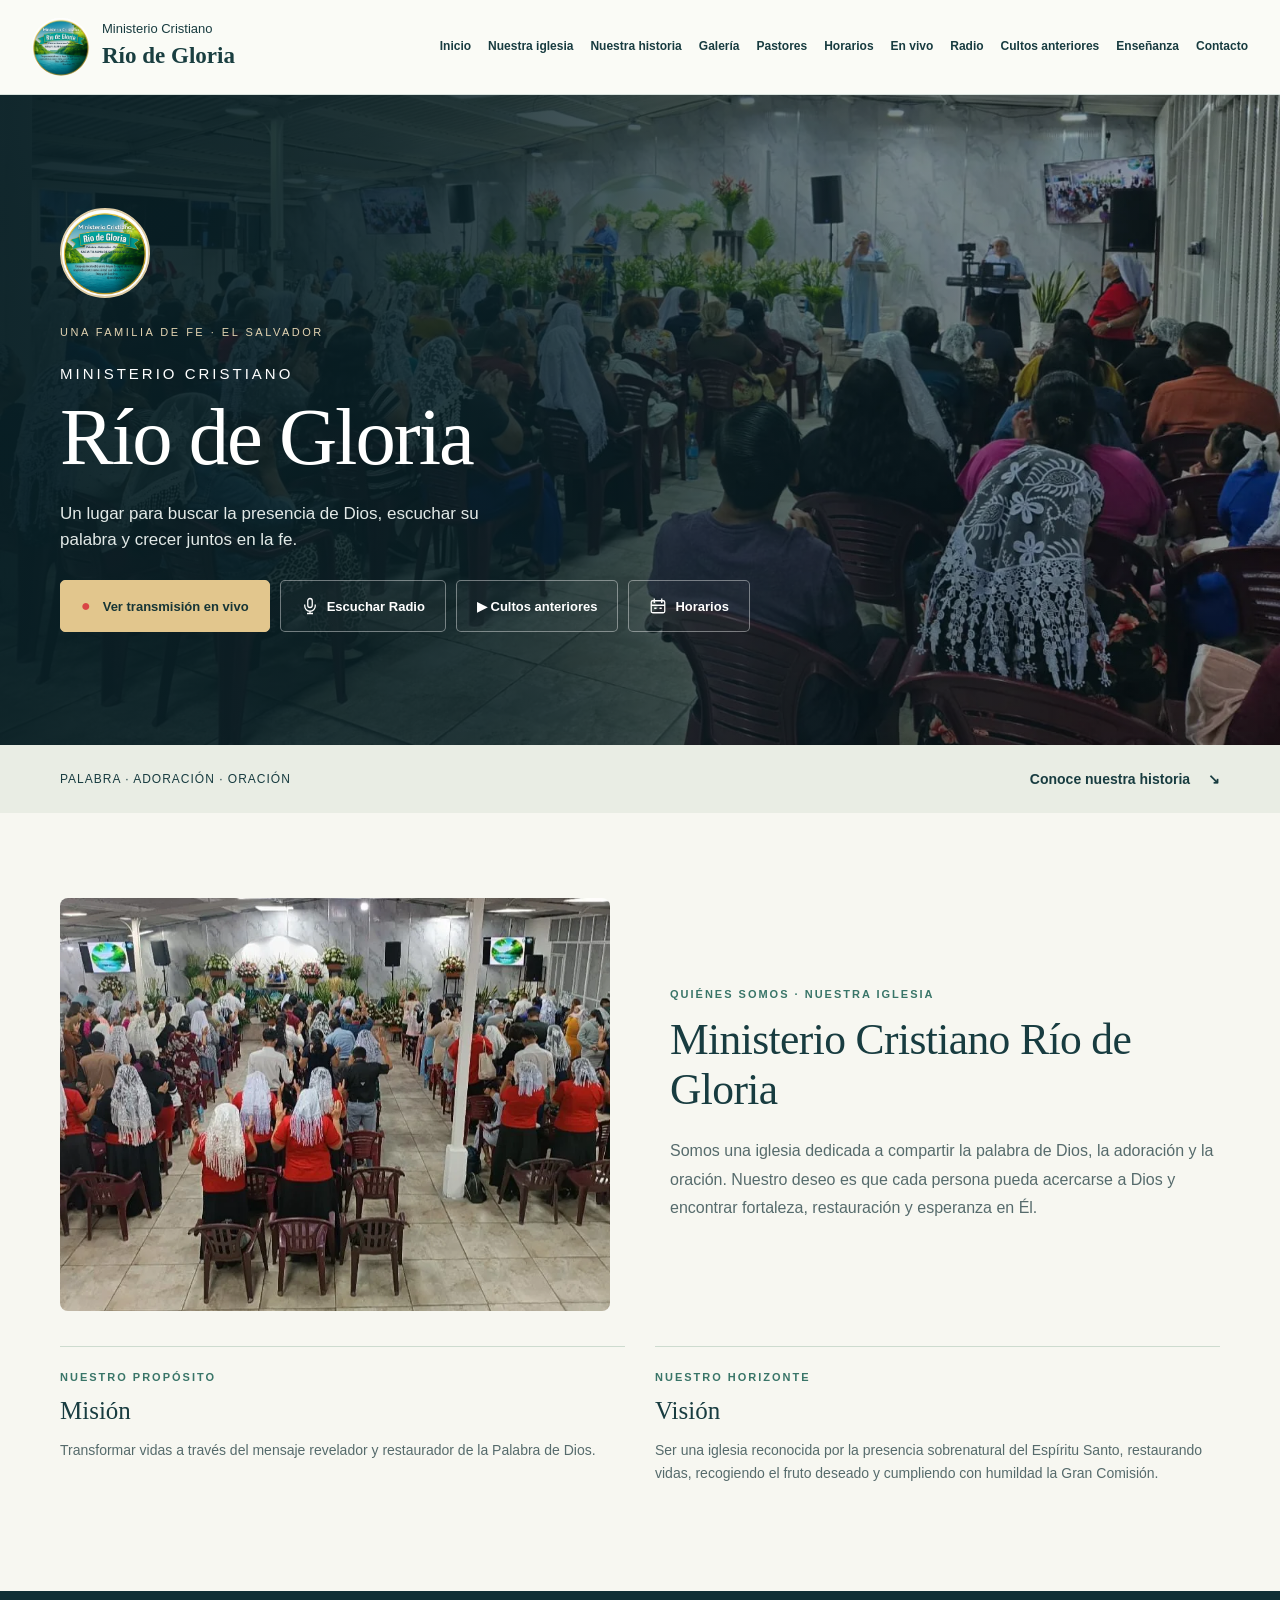
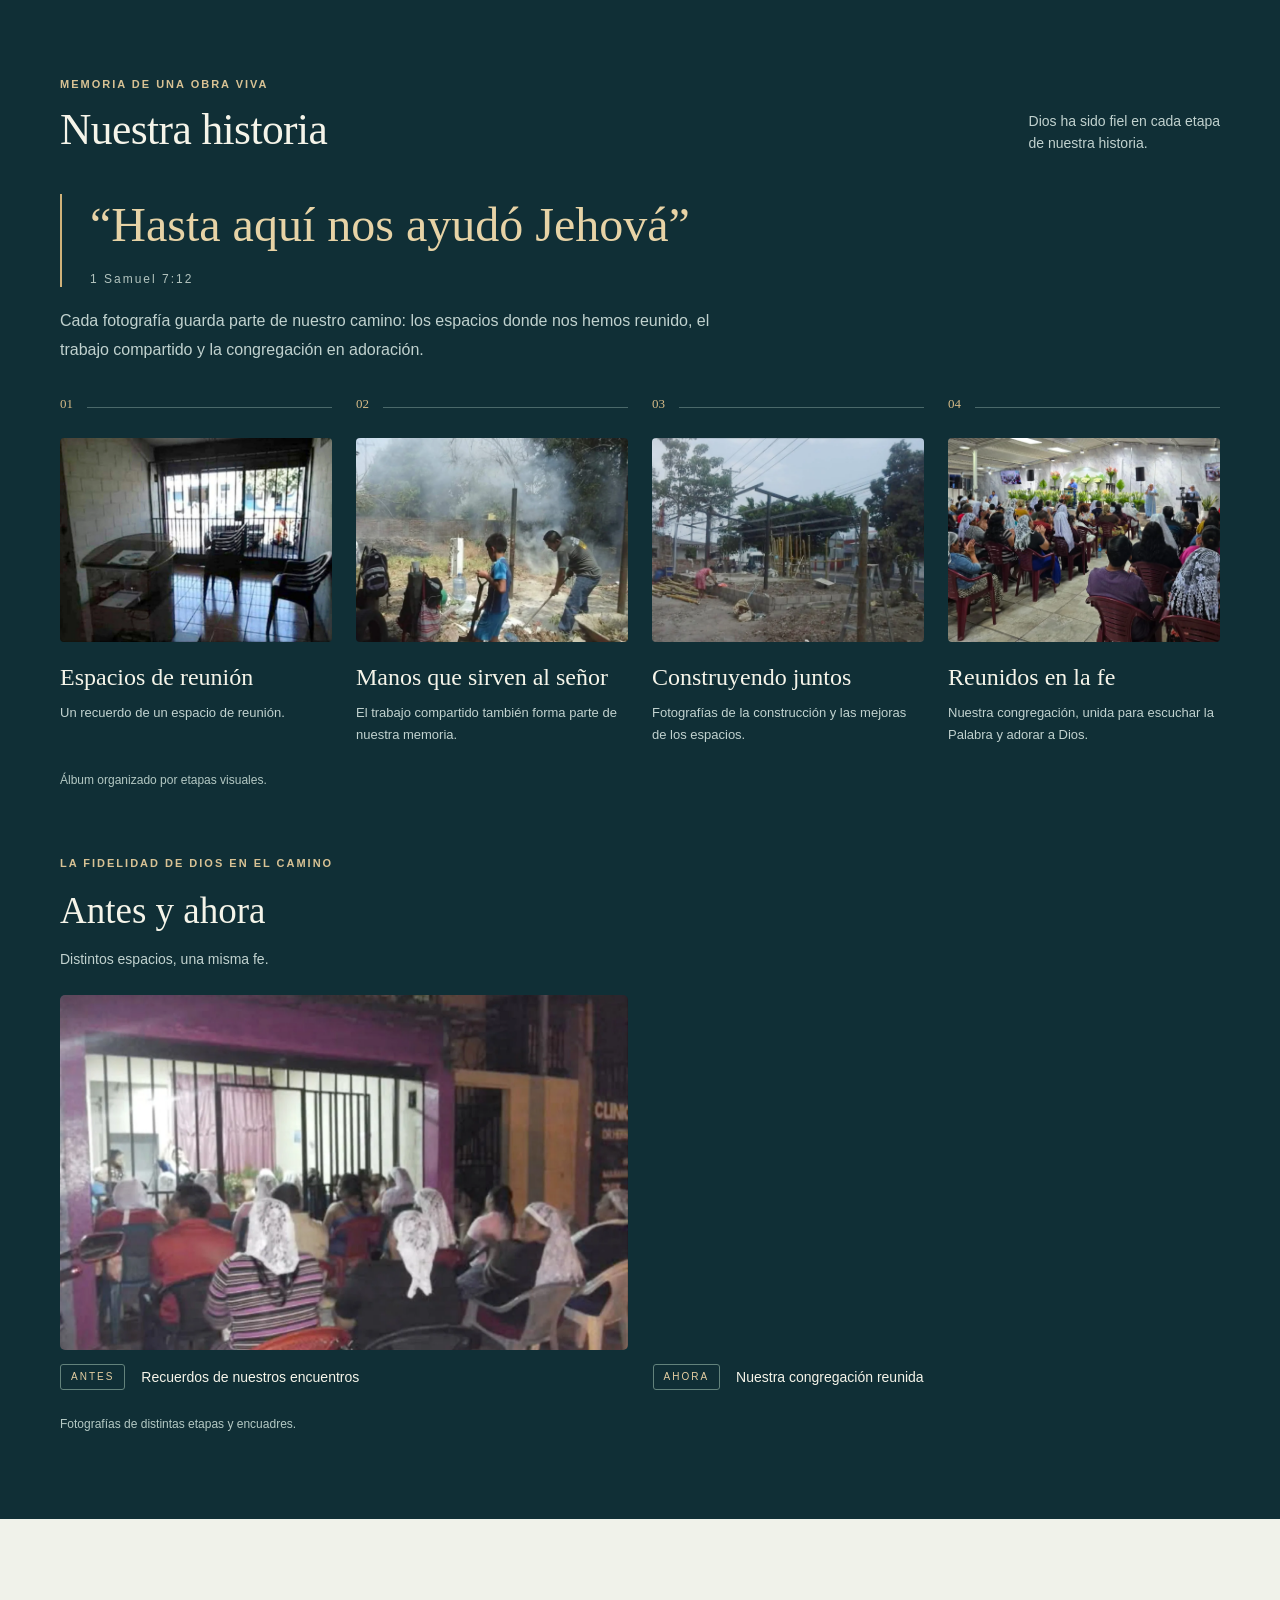
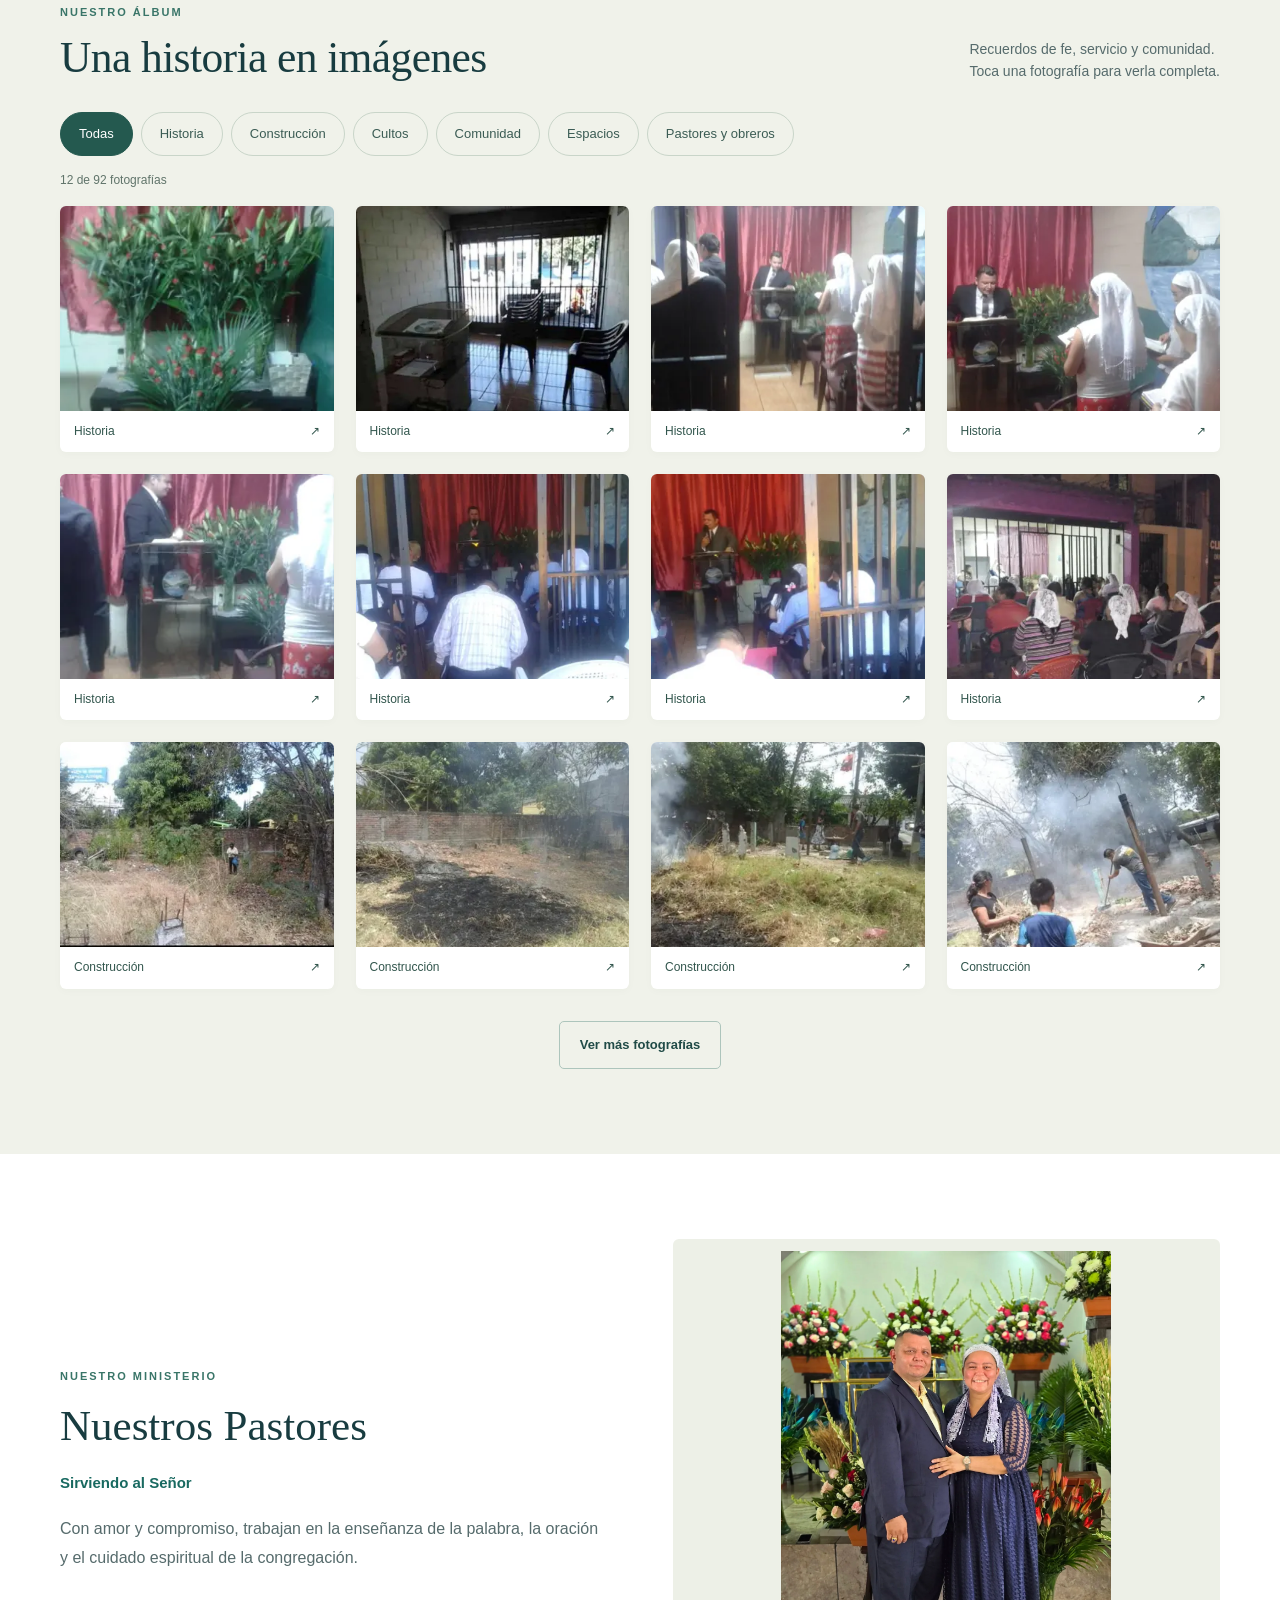
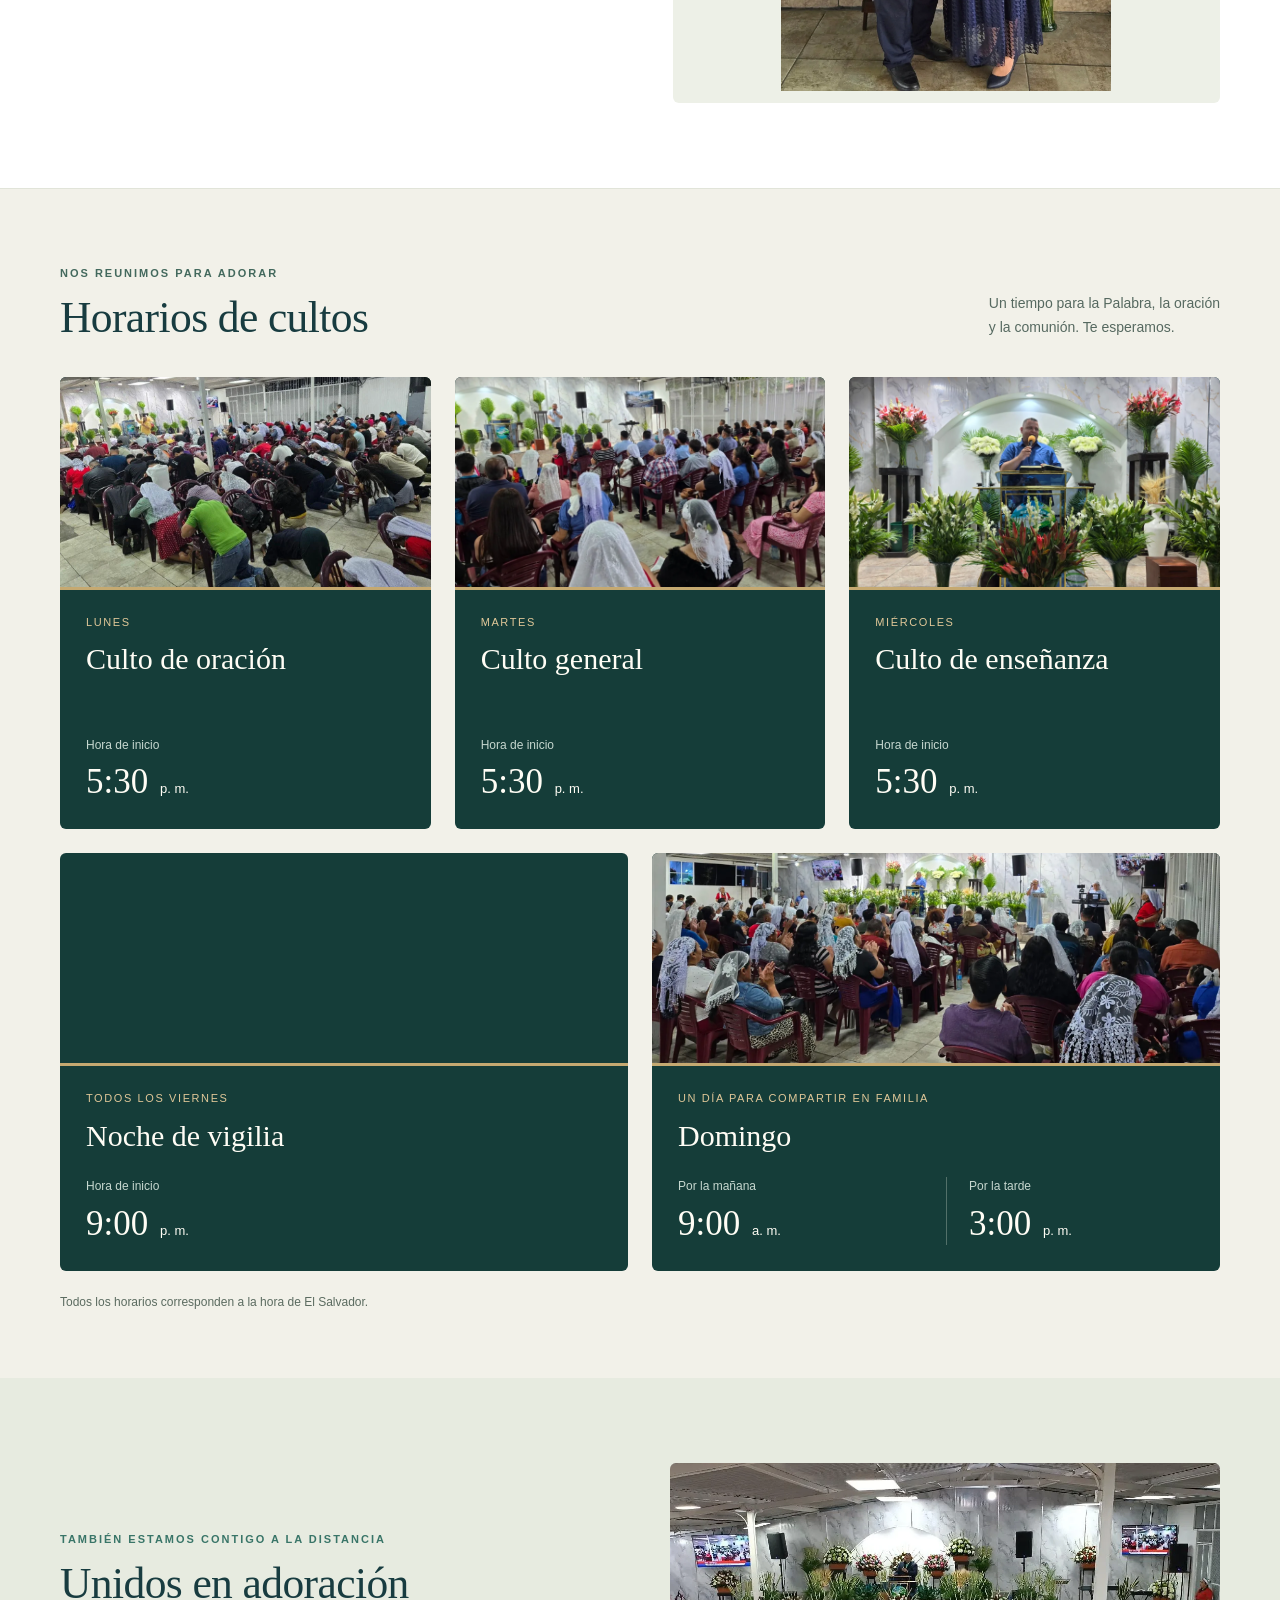
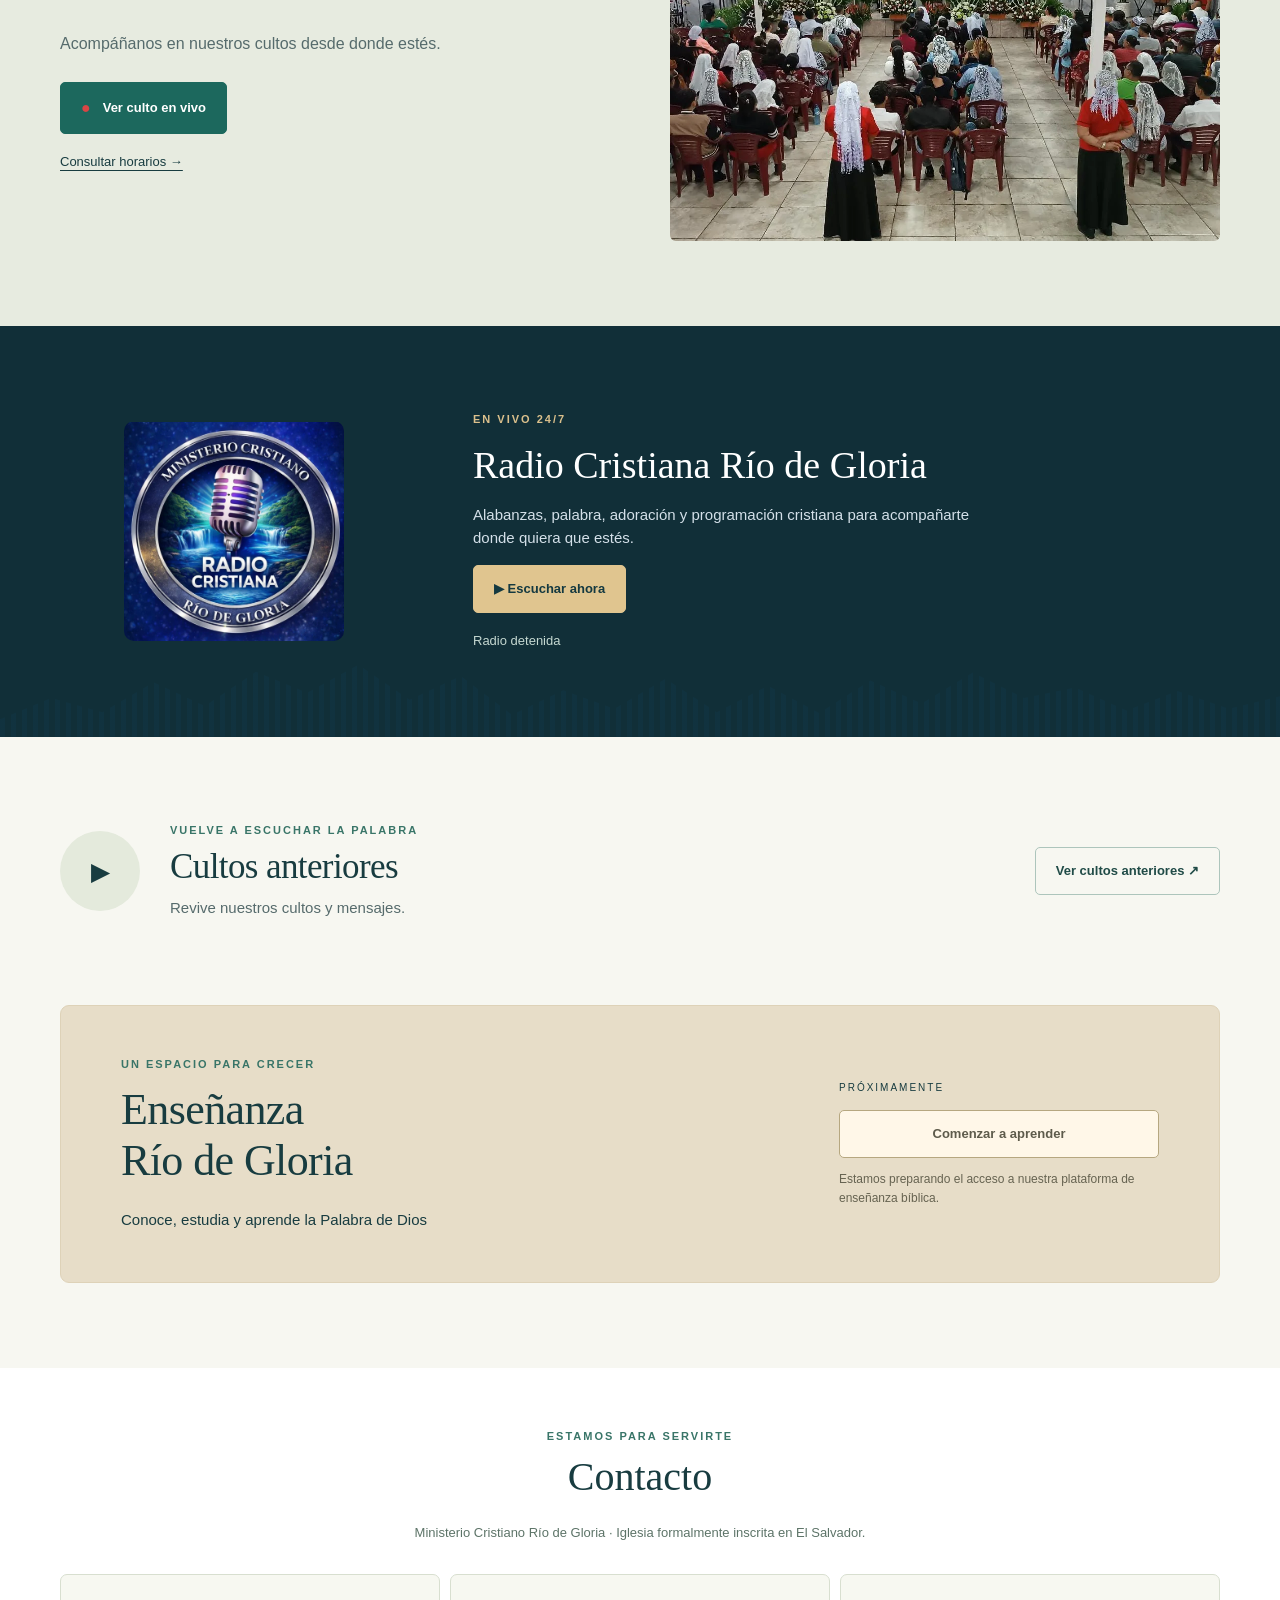
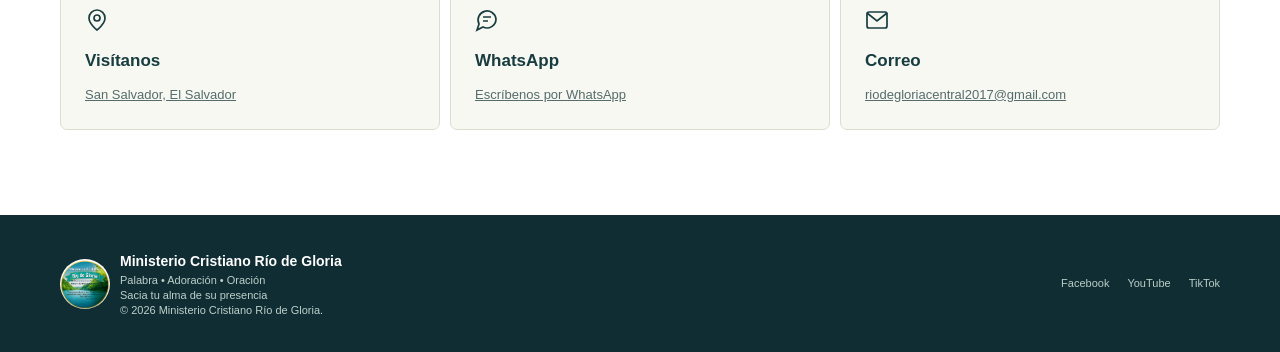
<file: index.html>
<!DOCTYPE html>
<html lang="es"><head>
<meta charset="UTF-8">
<meta name="viewport" content="width=device-width, initial-scale=1.0">

<title data-rio-edit="index-137">Ministerio Cristiano Río de Gloria</title>
<meta name="description" content="Conoce nuestra iglesia, nuestra historia y nuestros horarios. Acompáñanos en los cultos, escucha Radio Río de Gloria y crece en la Palabra." data-rio-edit="index-138">
<meta name="theme-color" content="#102c35">
<link rel="icon" href="log/logo-iglesia.jpeg" type="image/jpeg">
<link rel="canonical" href="https://riodegloria.github.io/rio-de-gloria/">
<meta property="og:type" content="website">
<meta property="og:locale" content="es_SV">
<meta property="og:site_name" content="Ministerio Cristiano Río de Gloria">
<meta property="og:title" content="Ministerio Cristiano Río de Gloria | Fe, historia y comunidad" data-rio-edit="index-139">
<meta property="og:description" content="Conoce nuestra iglesia, nuestra historia y nuestros horarios. Acompáñanos en los cultos, escucha Radio Río de Gloria y crece en la Palabra." data-rio-edit="index-140">
<meta property="og:url" content="https://riodegloria.github.io/rio-de-gloria/">
<meta property="og:image" content="https://riodegloria.github.io/rio-de-gloria/assets/compartir.jpg">
<meta property="og:image:width" content="1200"><meta property="og:image:height" content="630">
<meta name="twitter:card" content="summary_large_image">

<link rel="stylesheet" href="assets/original.css">
<link rel="stylesheet" href="assets/institucional.css">
<link rel="stylesheet" href="assets/horarios.css?v=3">
<script type="application/ld+json">{"@context": "https://schema.org", "@type": "Church", "name": "Ministerio Cristiano Río de Gloria", "url": "https://riodegloria.github.io/rio-de-gloria/", "logo": "https://riodegloria.github.io/rio-de-gloria/log/logo-iglesia.jpeg", "address": {"@type": "PostalAddress", "addressLocality": "San Salvador", "addressCountry": "SV"}}</script>
</head>

<body>
<a class="skip-link" href="#contenido">Saltar al contenido</a>

<!-- REPRODUCTOR DE RADIO OCULTO -->
<audio id="radioPlayer" preload="none" playsinline="">
  <source src="https://radio-rio-de-gloria.riodegloriacentral2017.workers.dev" type="audio/mpeg" data-rio-edit="index-110">
</audio>

<header>

  <div class="nav">

    <a class="brand" href="#inicio" data-rio-edit="index-16">

      <img src="log/logo-iglesia.jpeg" width="138" height="138" alt="Logo Río de Gloria" data-rio-edit="index-15">

      <div>
        <h2><rio-text data-label="Ministerio Cristiano" data-rio-edit="index-1">Ministerio Cristiano</rio-text></h2>
        <span><rio-text data-label="Río de Gloria" data-rio-edit="index-2">Río de Gloria</rio-text></span>
      </div>

    </a>

    <button class="menu-toggle" type="button" aria-controls="menu-principal" aria-expanded="false"><rio-text data-label="Menú" data-rio-edit="index-3">Menú </rio-text><span aria-hidden="true">☰</span></button><nav class="menu" id="menu-principal" aria-label="Navegación principal"><a href="#inicio" data-rio-edit="index-17"><rio-text data-label="Inicio" data-rio-edit="index-4">Inicio</rio-text></a><a href="#nosotros" data-rio-edit="index-18"><rio-text data-label="Nuestra iglesia" data-rio-edit="index-5">Nuestra iglesia</rio-text></a><a href="#historia" data-rio-edit="index-19"><rio-text data-label="Nuestra historia" data-rio-edit="index-6">Nuestra historia</rio-text></a><a href="#galeria" data-rio-edit="index-20"><rio-text data-label="Galería" data-rio-edit="index-7">Galería</rio-text></a><a href="#pastores" data-rio-edit="index-21"><rio-text data-label="Pastores" data-rio-edit="index-8">Pastores</rio-text></a><a href="#horarios" data-rio-edit="index-22"><rio-text data-label="Horarios" data-rio-edit="index-9">Horarios</rio-text></a><a href="#transmision" data-rio-edit="index-23"><rio-text data-label="En vivo" data-rio-edit="index-10">En vivo</rio-text></a><a href="#radio" data-rio-edit="index-24"><rio-text data-label="Radio" data-rio-edit="index-11">Radio</rio-text></a><a href="#cultos" data-rio-edit="index-25"><rio-text data-label="Cultos anteriores" data-rio-edit="index-12">Cultos anteriores</rio-text></a><a href="#ensenanza" data-rio-edit="index-26"><rio-text data-label="Enseñanza" data-rio-edit="index-13">Enseñanza</rio-text></a><a href="#contacto" data-rio-edit="index-27"><rio-text data-label="Contacto" data-rio-edit="index-14">Contacto</rio-text></a></nav>

  </div>

</header>


<main id="contenido">
<!-- PORTADA -->

<section class="hero" id="inicio" data-rio-edit="index-40">

  <div class="hero-content">

    <img class="hero-logo" src="log/logo-iglesia.jpeg" width="138" height="138" alt="Río de Gloria" data-rio-edit="index-36">

    <p class="hero-kicker"><rio-text data-label="Una familia de fe · El Salvador" data-rio-edit="index-28">Una familia de fe · El Salvador</rio-text></p><h1><small><rio-text data-label="Ministerio Cristiano" data-rio-edit="index-29">Ministerio Cristiano</rio-text></small><rio-text data-label="Río de Gloria" data-rio-edit="index-30">Río de Gloria</rio-text></h1>

    <p><rio-text data-label="Un lugar para buscar la presencia de Dios, escuchar su palabra y " data-rio-edit="index-31">
      Un lugar para buscar la presencia de Dios,
      escuchar su palabra y crecer juntos en la fe.
    </rio-text></p>

    <div class="hero-buttons">

      <a class="btn btn-primary" href="en-vivo.html" data-rio-edit="index-37">
  <span class="live-dot" aria-hidden="true">●</span><rio-text data-label="Ver transmisión en vivo" data-rio-edit="index-32"> Ver transmisión en vivo
</rio-text></a>

      <button class="btn radio-control" type="button" onclick="toggleRadio()">
        <svg class="ui-icon" viewBox="0 0 24 24" fill="none" stroke="currentColor" stroke-width="1.7" aria-hidden="true"><rect x="9" y="2" width="6" height="12" rx="3"></rect><path d="M5 10v2a7 7 0 0 0 14 0v-2M12 19v3M8 22h8"></path></svg><rio-text data-label="Escuchar Radio" data-rio-edit="index-33"> Escuchar Radio
      </rio-text></button>

     <a class="btn" href="https://script.google.com/macros/s/AKfycbzJ1LvdN6j5gjueT-5hdvJf0YHxpVOfuJ06YtneVy3gF5k_xUFv1o0GLLLfKl0RU0cU/exec" data-rio-edit="index-38"><rio-text data-label="▶ Cultos anteriores" data-rio-edit="index-34">
  ▶ Cultos anteriores
</rio-text></a>

      <a class="btn" href="#horarios" data-rio-edit="index-39"><svg class="ui-icon" viewBox="0 0 24 24" fill="none" stroke="currentColor" stroke-width="1.7" aria-hidden="true"><rect x="3" y="5" width="18" height="16" rx="2"></rect><path d="M7 2v6M17 2v6M3 11h18M7 15h3M14 15h3"></path></svg><rio-text data-label="Horarios" data-rio-edit="index-35"> Horarios</rio-text></a>

    </div>

  </div>

</section>


<div class="welcome-note"><span><rio-text data-label="PALABRA · ADORACIÓN · ORACIÓN" data-rio-edit="index-41">PALABRA · ADORACIÓN · ORACIÓN</rio-text></span><a href="#historia" data-rio-edit="index-43"><rio-text data-label="Conoce nuestra historia" data-rio-edit="index-42">Conoce nuestra historia </rio-text><span aria-hidden="true">↘</span></a></div>
<!-- NUESTRA IGLESIA -->

<section class="section" id="nosotros">

  <div class="container about-grid">

    <div class="image-frame">

      <img src="assets/fotos/iglesia-1.webp" loading="lazy" decoding="async" alt="Ministerio Cristiano Río de Gloria" data-rio-edit="index-47">

    </div>

    <div class="about-text">

      <span class="eyebrow"><rio-text data-label="Quiénes somos · Nuestra Iglesia" data-rio-edit="index-44">
        Quiénes somos · Nuestra Iglesia
      </rio-text></span>

      <h2 class="title"><rio-text data-label="Ministerio Cristiano Río de Gloria" data-rio-edit="index-45">
        Ministerio Cristiano Río de Gloria
      </rio-text></h2>

      <p><rio-text data-label="Somos una iglesia dedicada a compartir la palabra de Dios, la ado" data-rio-edit="index-46">
        Somos una iglesia dedicada a compartir la palabra de Dios,
        la adoración y la oración. Nuestro deseo es que cada persona
        pueda acercarse a Dios y encontrar fortaleza, restauración
        y esperanza en Él.
      </rio-text></p>

    </div>

  </div>

<div class="container identity-grid"><article><span class="eyebrow">Nuestro propósito</span><h3>Misión</h3><p id="mission-text">Transformar vidas a través del mensaje revelador y restaurador de la Palabra de Dios.</p></article><article><span class="eyebrow">Nuestro horizonte</span><h3>Visión</h3><p id="vision-text">Ser una iglesia reconocida por la presencia sobrenatural del Espíritu Santo, restaurando vidas, recogiendo el fruto deseado y cumpliendo con humildad la Gran Comisión.</p></article></div></section>


<section class="section history-section" id="historia"><div class="container"><span class="eyebrow"><rio-text data-label="Memoria de una obra viva" data-rio-edit="index-48">Memoria de una obra viva</rio-text></span><div class="section-heading"><h2 class="title"><rio-text data-label="Nuestra historia" data-rio-edit="index-49">Nuestra historia</rio-text></h2><p class="text-muted"><rio-text data-label="Dios ha sido fiel en cada etapa" data-rio-edit="index-50">Dios ha sido fiel en cada etapa</rio-text><br><rio-text data-label="de nuestra historia." data-rio-edit="index-51">de nuestra historia.</rio-text></p></div><blockquote><rio-text data-label="“Hasta aquí nos ayudó Jehová”" data-rio-edit="index-52">“Hasta aquí nos ayudó Jehová”</rio-text><cite><rio-text data-label="1 Samuel 7:12" data-rio-edit="index-53">1 Samuel 7:12</rio-text></cite></blockquote><p class="history-intro"><rio-text data-label="Cada fotografía guarda parte de nuestro camino: los espacios dond" data-rio-edit="index-54">Cada fotografía guarda parte de nuestro camino: los espacios donde nos hemos reunido, el trabajo compartido y la congregación en adoración.</rio-text></p><div class="timeline"><article class="timeline-card"><span class="step-number"><rio-text data-label="01" data-rio-edit="index-55">01</rio-text></span><img class="" src="assets/fotos/1000310630.webp" alt="Espacio de reunión " loading="lazy" decoding="async" data-rio-edit="index-76" data-rio-custom="true"><h3><rio-text data-label="Espacios de reunión" data-rio-edit="index-56">Espacios de reunión</rio-text></h3><p><rio-text data-label="Un recuerdo de un espacio de reunión con el púlpito y las sillas." data-rio-edit="index-57" data-rio-custom="true">Un recuerdo de un espacio de reunión.</rio-text></p></article><article class="timeline-card"><span class="step-number"><rio-text data-label="02" data-rio-edit="index-58">02</rio-text></span><img class="" src="assets/fotos/1000310637.webp" alt="Hermanos en Cristo ,realizando trabajos de limpieza en el terreno" loading="lazy" decoding="async" data-rio-edit="index-77" data-rio-custom="true"><h3><rio-text data-label="Manos que sirven" data-rio-edit="index-59" data-rio-custom="true">Manos que sirven al señor</rio-text></h3><p><rio-text data-label="El trabajo compartido también forma parte de nuestra memoria." data-rio-edit="index-60">El trabajo compartido también forma parte de nuestra memoria.</rio-text></p></article><article class="timeline-card"><span class="step-number"><rio-text data-label="03" data-rio-edit="index-61">03</rio-text></span><img class="" src="assets/fotos/1000310625.webp" alt="Estructura del techo " loading="lazy" decoding="async" data-rio-edit="index-78" data-rio-custom="true"><h3><rio-text data-label="Construyendo juntos" data-rio-edit="index-62">Construyendo juntos</rio-text></h3><p><rio-text data-label="Fotografías de la construcción y las mejoras de los espacios." data-rio-edit="index-63">Fotografías de la construcción y las mejoras de los espacios.</rio-text></p></article><article class="timeline-card"><span class="step-number"><rio-text data-label="04" data-rio-edit="index-64">04</rio-text></span><img class="" src="assets/fotos/iglesia-4.webp" alt="Vista de la congregación durante un culto" loading="lazy" decoding="async" data-rio-edit="index-79"><h3><rio-text data-label="Reunidos en la fe" data-rio-edit="index-65">Reunidos en la fe</rio-text></h3><p><rio-text data-label="Nuestra congregación, unida para escuchar la Palabra y adorar a D" data-rio-edit="index-66">Nuestra congregación, unida para escuchar la Palabra y adorar a Dios.</rio-text></p></article></div><p class="editorial-note"><rio-text data-label="Álbum organizado por etapas visuales. Las fechas y los relatos de" data-rio-edit="index-67" data-rio-custom="true">Álbum organizado por etapas visuales. </rio-text></p><div class="comparison-heading"><span class="eyebrow"><rio-text data-label="La fidelidad de Dios en el camino" data-rio-edit="index-68">La fidelidad de Dios en el camino</rio-text></span><h3><rio-text data-label="Antes y ahora" data-rio-edit="index-69">Antes y ahora</rio-text></h3><p><rio-text data-label="Distintos espacios, una misma fe." data-rio-edit="index-70">Distintos espacios, una misma fe.</rio-text></p></div><div class="comparison-grid"><figure><img class="" src="assets/fotos/1000310690.webp" alt="Congregación reunida frente a un espacio pequeño " loading="lazy" decoding="async" data-rio-edit="index-80" data-rio-custom="true"><figcaption><span><rio-text data-label="ANTES" data-rio-edit="index-71">ANTES</rio-text></span><rio-text data-label="Recuerdos de nuestros encuentros" data-rio-edit="index-72">Recuerdos de nuestros encuentros</rio-text></figcaption></figure><figure><img class="" src="assets/fotos/subida-17710874-2f2c-4ec0-8a1d-13cd08ee8ecd.webp" alt="Vista amplia del templo con la congregación reunida" loading="lazy" decoding="async" data-rio-edit="index-81" data-rio-custom="true"><figcaption><span><rio-text data-label="AHORA" data-rio-edit="index-73">AHORA</rio-text></span><rio-text data-label="Nuestra congregación reunida" data-rio-edit="index-74">Nuestra congregación reunida</rio-text></figcaption></figure></div><p class="editorial-note"><rio-text data-label="Fotografías de distintas etapas y encuadres; fechas por confirmar" data-rio-edit="index-75" data-rio-custom="true">Fotografías de distintas etapas y encuadres.</rio-text></p></div></section><section class="section" id="galeria"><div class="container"><div class="section-heading"><div><span class="eyebrow"><rio-text data-label="Nuestro álbum" data-rio-edit="index-82">Nuestro álbum</rio-text></span><h2 class="title"><rio-text data-label="Una historia en imágenes" data-rio-edit="index-83">Una historia en imágenes</rio-text></h2></div><p class="text-muted"><rio-text data-label="Recuerdos de fe, servicio y comunidad." data-rio-edit="index-84">Recuerdos de fe, servicio y comunidad.</rio-text><br><rio-text data-label="Toca una fotografía para verla completa." data-rio-edit="index-85">Toca una fotografía para verla completa.</rio-text></p></div><div class="gallery-filters" role="group" aria-label="Filtrar fotografías"><button type="button" data-filter="Todas" aria-pressed="true">Todas</button><button type="button" data-filter="Historia" aria-pressed="false">Historia</button><button type="button" data-filter="Construcción" aria-pressed="false">Construcción</button><button type="button" data-filter="Cultos" aria-pressed="false">Cultos</button><button type="button" data-filter="Comunidad" aria-pressed="false">Comunidad</button><button type="button" data-filter="Espacios" aria-pressed="false">Espacios</button><button type="button" data-filter="Pastores y obreros" aria-pressed="false">Pastores y obreros</button></div><p id="gallery-count" class="gallery-count" aria-live="polite"></p><div class="gallery-grid"><button class="photo-card" type="button" data-category="Historia" data-full="assets/fotos/1000310650.webp" data-caption="Recuerdos de nuestros espacios y reuniones" aria-label="Ampliar: Recuerdos de nuestros espacios y reuniones (1)"><img src="assets/fotos/1000310650-mini.webp" width="950" height="1536" alt="Recuerdos de nuestros espacios y reuniones" loading="lazy" decoding="async"><span>Historia <span aria-hidden="true">↗</span></span></button><button class="photo-card" type="button" data-category="Historia" data-full="assets/fotos/1000310630.webp" data-caption="Recuerdos de nuestros espacios y reuniones" aria-label="Ampliar: Recuerdos de nuestros espacios y reuniones (2)"><img src="assets/fotos/1000310630-mini.webp" width="1536" height="1134" alt="Recuerdos de nuestros espacios y reuniones" loading="lazy" decoding="async"><span>Historia <span aria-hidden="true">↗</span></span></button><button class="photo-card" type="button" data-category="Historia" data-full="assets/fotos/1000310651.webp" data-caption="Recuerdos de nuestros espacios y reuniones" aria-label="Ampliar: Recuerdos de nuestros espacios y reuniones (3)"><img src="assets/fotos/1000310651-mini.webp" width="1536" height="895" alt="Recuerdos de nuestros espacios y reuniones" loading="lazy" decoding="async"><span>Historia <span aria-hidden="true">↗</span></span></button><button class="photo-card" type="button" data-category="Historia" data-full="assets/fotos/1000310653.webp" data-caption="Recuerdos de nuestros espacios y reuniones" aria-label="Ampliar: Recuerdos de nuestros espacios y reuniones (4)"><img src="assets/fotos/1000310653-mini.webp" width="1536" height="896" alt="Recuerdos de nuestros espacios y reuniones" loading="lazy" decoding="async"><span>Historia <span aria-hidden="true">↗</span></span></button><button class="photo-card" type="button" data-category="Historia" data-full="assets/fotos/1000310652.webp" data-caption="Recuerdos de nuestros espacios y reuniones" aria-label="Ampliar: Recuerdos de nuestros espacios y reuniones (5)"><img src="assets/fotos/1000310652-mini.webp" width="931" height="1536" alt="Recuerdos de nuestros espacios y reuniones" loading="lazy" decoding="async"><span>Historia <span aria-hidden="true">↗</span></span></button><button class="photo-card" type="button" data-category="Historia" data-full="assets/fotos/1000310655.webp" data-caption="Recuerdos de nuestros espacios y reuniones" aria-label="Ampliar: Recuerdos de nuestros espacios y reuniones (6)"><img src="assets/fotos/1000310655-mini.webp" width="1536" height="900" alt="Recuerdos de nuestros espacios y reuniones" loading="lazy" decoding="async"><span>Historia <span aria-hidden="true">↗</span></span></button><button class="photo-card" type="button" data-category="Historia" data-full="assets/fotos/1000310657.webp" data-caption="Recuerdos de nuestros espacios y reuniones" aria-label="Ampliar: Recuerdos de nuestros espacios y reuniones (7)"><img src="assets/fotos/1000310657-mini.webp" width="1536" height="865" alt="Recuerdos de nuestros espacios y reuniones" loading="lazy" decoding="async"><span>Historia <span aria-hidden="true">↗</span></span></button><button class="photo-card" type="button" data-category="Historia" data-full="assets/fotos/1000310690.webp" data-caption="Recuerdos de nuestros espacios y reuniones" aria-label="Ampliar: Recuerdos de nuestros espacios y reuniones (8)"><img src="assets/fotos/1000310690-mini.webp" width="1536" height="1099" alt="Recuerdos de nuestros espacios y reuniones" loading="lazy" decoding="async"><span>Historia <span aria-hidden="true">↗</span></span></button><button class="photo-card" type="button" data-category="Construcción" data-full="assets/fotos/1000310638.webp" data-caption="Trabajos y preparación de los espacios" aria-label="Ampliar: Trabajos y preparación de los espacios (9)"><img src="assets/fotos/1000310638-mini.webp" width="1536" height="916" alt="Trabajos y preparación de los espacios" loading="lazy" decoding="async"><span>Construcción <span aria-hidden="true">↗</span></span></button><button class="photo-card" type="button" data-category="Construcción" data-full="assets/fotos/1000310639.webp" data-caption="Trabajos y preparación de los espacios" aria-label="Ampliar: Trabajos y preparación de los espacios (10)"><img src="assets/fotos/1000310639-mini.webp" width="1536" height="887" alt="Trabajos y preparación de los espacios" loading="lazy" decoding="async"><span>Construcción <span aria-hidden="true">↗</span></span></button><button class="photo-card" type="button" data-category="Construcción" data-full="assets/fotos/1000310640.webp" data-caption="Trabajos y preparación de los espacios" aria-label="Ampliar: Trabajos y preparación de los espacios (11)"><img src="assets/fotos/1000310640-mini.webp" width="1536" height="897" alt="Trabajos y preparación de los espacios" loading="lazy" decoding="async"><span>Construcción <span aria-hidden="true">↗</span></span></button><button class="photo-card" type="button" data-category="Construcción" data-full="assets/fotos/1000310641.webp" data-caption="Trabajos y preparación de los espacios" aria-label="Ampliar: Trabajos y preparación de los espacios (12)"><img src="assets/fotos/1000310641-mini.webp" width="1536" height="906" alt="Trabajos y preparación de los espacios" loading="lazy" decoding="async"><span>Construcción <span aria-hidden="true">↗</span></span></button><button class="photo-card" type="button" data-category="Construcción" data-full="assets/fotos/1000310642.webp" data-caption="Trabajos y preparación de los espacios" aria-label="Ampliar: Trabajos y preparación de los espacios (13)"><img src="assets/fotos/1000310642-mini.webp" width="1536" height="899" alt="Trabajos y preparación de los espacios" loading="lazy" decoding="async"><span>Construcción <span aria-hidden="true">↗</span></span></button><button class="photo-card" type="button" data-category="Construcción" data-full="assets/fotos/1000310686.webp" data-caption="Trabajos y preparación de los espacios" aria-label="Ampliar: Trabajos y preparación de los espacios (14)"><img src="assets/fotos/1000310686-mini.webp" width="1536" height="873" alt="Trabajos y preparación de los espacios" loading="lazy" decoding="async"><span>Construcción <span aria-hidden="true">↗</span></span></button><button class="photo-card" type="button" data-category="Construcción" data-full="assets/fotos/1000310687.webp" data-caption="Trabajos y preparación de los espacios" aria-label="Ampliar: Trabajos y preparación de los espacios (15)"><img src="assets/fotos/1000310687-mini.webp" width="1536" height="914" alt="Trabajos y preparación de los espacios" loading="lazy" decoding="async"><span>Construcción <span aria-hidden="true">↗</span></span></button><button class="photo-card" type="button" data-category="Construcción" data-full="assets/fotos/1000310688.webp" data-caption="Trabajos y preparación de los espacios" aria-label="Ampliar: Trabajos y preparación de los espacios (16)"><img src="assets/fotos/1000310688-mini.webp" width="1536" height="905" alt="Trabajos y preparación de los espacios" loading="lazy" decoding="async"><span>Construcción <span aria-hidden="true">↗</span></span></button><button class="photo-card" type="button" data-category="Construcción" data-full="assets/fotos/1000310637.webp" data-caption="Trabajos y preparación de los espacios" aria-label="Ampliar: Trabajos y preparación de los espacios (17)"><img src="assets/fotos/1000310637-mini.webp" width="1536" height="902" alt="Trabajos y preparación de los espacios" loading="lazy" decoding="async"><span>Construcción <span aria-hidden="true">↗</span></span></button><button class="photo-card" type="button" data-category="Construcción" data-full="assets/fotos/1000310624.webp" data-caption="Trabajos y preparación de los espacios" aria-label="Ampliar: Trabajos y preparación de los espacios (18)"><img src="assets/fotos/1000310624-mini.webp" width="1536" height="920" alt="Trabajos y preparación de los espacios" loading="lazy" decoding="async"><span>Construcción <span aria-hidden="true">↗</span></span></button><button class="photo-card" type="button" data-category="Construcción" data-full="assets/fotos/1000310623.webp" data-caption="Trabajos y preparación de los espacios" aria-label="Ampliar: Trabajos y preparación de los espacios (19)"><img src="assets/fotos/1000310623-mini.webp" width="1536" height="987" alt="Trabajos y preparación de los espacios" loading="lazy" decoding="async"><span>Construcción <span aria-hidden="true">↗</span></span></button><button class="photo-card" type="button" data-category="Construcción" data-full="assets/fotos/1000310636.webp" data-caption="Trabajos y preparación de los espacios" aria-label="Ampliar: Trabajos y preparación de los espacios (20)"><img src="assets/fotos/1000310636-mini.webp" width="1536" height="899" alt="Trabajos y preparación de los espacios" loading="lazy" decoding="async"><span>Construcción <span aria-hidden="true">↗</span></span></button><button class="photo-card" type="button" data-category="Construcción" data-full="assets/fotos/1000310452.webp" data-caption="Trabajos y preparación de los espacios" aria-label="Ampliar: Trabajos y preparación de los espacios (21)"><img src="assets/fotos/1000310452-mini.webp" width="1536" height="935" alt="Trabajos y preparación de los espacios" loading="lazy" decoding="async"><span>Construcción <span aria-hidden="true">↗</span></span></button><button class="photo-card" type="button" data-category="Construcción" data-full="assets/fotos/1000310453.webp" data-caption="Trabajos y preparación de los espacios" aria-label="Ampliar: Trabajos y preparación de los espacios (22)"><img src="assets/fotos/1000310453-mini.webp" width="1536" height="895" alt="Trabajos y preparación de los espacios" loading="lazy" decoding="async"><span>Construcción <span aria-hidden="true">↗</span></span></button><button class="photo-card" type="button" data-category="Construcción" data-full="assets/fotos/1000310454.webp" data-caption="Trabajos y preparación de los espacios" aria-label="Ampliar: Trabajos y preparación de los espacios (23)"><img src="assets/fotos/1000310454-mini.webp" width="1536" height="902" alt="Trabajos y preparación de los espacios" loading="lazy" decoding="async"><span>Construcción <span aria-hidden="true">↗</span></span></button><button class="photo-card" type="button" data-category="Construcción" data-full="assets/fotos/1000310625.webp" data-caption="Trabajos y preparación de los espacios" aria-label="Ampliar: Trabajos y preparación de los espacios (24)"><img src="assets/fotos/1000310625-mini.webp" width="1536" height="899" alt="Trabajos y preparación de los espacios" loading="lazy" decoding="async"><span>Construcción <span aria-hidden="true">↗</span></span></button><button class="photo-card" type="button" data-category="Construcción" data-full="assets/fotos/1000310685.webp" data-caption="Trabajos y preparación de los espacios" aria-label="Ampliar: Trabajos y preparación de los espacios (25)"><img src="assets/fotos/1000310685-mini.webp" width="928" height="1536" alt="Trabajos y preparación de los espacios" loading="lazy" decoding="async"><span>Construcción <span aria-hidden="true">↗</span></span></button><button class="photo-card" type="button" data-category="Construcción" data-full="assets/fotos/1000310455.webp" data-caption="Trabajos y preparación de los espacios" aria-label="Ampliar: Trabajos y preparación de los espacios (26)"><img src="assets/fotos/1000310455-mini.webp" width="1536" height="822" alt="Trabajos y preparación de los espacios" loading="lazy" decoding="async"><span>Construcción <span aria-hidden="true">↗</span></span></button><button class="photo-card" type="button" data-category="Historia" data-full="assets/fotos/1000310684.webp" data-caption="Recuerdos de nuestros espacios y reuniones" aria-label="Ampliar: Recuerdos de nuestros espacios y reuniones (27)"><img src="assets/fotos/1000310684-mini.webp" width="1536" height="863" alt="Recuerdos de nuestros espacios y reuniones" loading="lazy" decoding="async"><span>Historia <span aria-hidden="true">↗</span></span></button><button class="photo-card" type="button" data-category="Historia" data-full="assets/fotos/1000310628.webp" data-caption="Recuerdos de nuestros espacios y reuniones" aria-label="Ampliar: Recuerdos de nuestros espacios y reuniones (28)"><img src="assets/fotos/1000310628-mini.webp" width="1536" height="836" alt="Recuerdos de nuestros espacios y reuniones" loading="lazy" decoding="async"><span>Historia <span aria-hidden="true">↗</span></span></button><button class="photo-card" type="button" data-category="Historia" data-full="assets/fotos/1000310660.webp" data-caption="Recuerdos de nuestros espacios y reuniones" aria-label="Ampliar: Recuerdos de nuestros espacios y reuniones (29)"><img src="assets/fotos/1000310660-mini.webp" width="1536" height="1116" alt="Recuerdos de nuestros espacios y reuniones" loading="lazy" decoding="async"><span>Historia <span aria-hidden="true">↗</span></span></button><button class="photo-card" type="button" data-category="Pastores y obreros" data-full="assets/fotos/1000310656.webp" data-caption="Recuerdos de nuestros espacios y reuniones" aria-label="Ampliar: Recuerdos de nuestros espacios y reuniones (30)"><img src="assets/fotos/1000310656-mini.webp" width="1173" height="1536" alt="Recuerdos de nuestros espacios y reuniones" loading="lazy" decoding="async"><span>Pastores y obreros <span aria-hidden="true">↗</span></span></button><button class="photo-card" type="button" data-category="Pastores y obreros" data-full="assets/fotos/1000310658.webp" data-caption="Recuerdos de nuestros espacios y reuniones" aria-label="Ampliar: Recuerdos de nuestros espacios y reuniones (31)"><img src="assets/fotos/1000310658-mini.webp" width="1536" height="835" alt="Recuerdos de nuestros espacios y reuniones" loading="lazy" decoding="async"><span>Pastores y obreros <span aria-hidden="true">↗</span></span></button><button class="photo-card" type="button" data-category="Construcción" data-full="assets/fotos/1000310661.webp" data-caption="Trabajos y preparación de los espacios" aria-label="Ampliar: Trabajos y preparación de los espacios (32)"><img src="assets/fotos/1000310661-mini.webp" width="1536" height="1104" alt="Trabajos y preparación de los espacios" loading="lazy" decoding="async"><span>Construcción <span aria-hidden="true">↗</span></span></button><button class="photo-card" type="button" data-category="Historia" data-full="assets/fotos/1000310663.webp" data-caption="Recuerdos de nuestros espacios y reuniones" aria-label="Ampliar: Recuerdos de nuestros espacios y reuniones (33)"><img src="assets/fotos/1000310663-mini.webp" width="1536" height="1132" alt="Recuerdos de nuestros espacios y reuniones" loading="lazy" decoding="async"><span>Historia <span aria-hidden="true">↗</span></span></button><button class="photo-card" type="button" data-category="Historia" data-full="assets/fotos/1000310664.webp" data-caption="Recuerdos de nuestros espacios y reuniones" aria-label="Ampliar: Recuerdos de nuestros espacios y reuniones (34)"><img src="assets/fotos/1000310664-mini.webp" width="1536" height="1142" alt="Recuerdos de nuestros espacios y reuniones" loading="lazy" decoding="async"><span>Historia <span aria-hidden="true">↗</span></span></button><button class="photo-card" type="button" data-category="Historia" data-full="assets/fotos/1000310665.webp" data-caption="Recuerdos de nuestros espacios y reuniones" aria-label="Ampliar: Recuerdos de nuestros espacios y reuniones (35)"><img src="assets/fotos/1000310665-mini.webp" width="1536" height="1142" alt="Recuerdos de nuestros espacios y reuniones" loading="lazy" decoding="async"><span>Historia <span aria-hidden="true">↗</span></span></button><button class="photo-card" type="button" data-category="Historia" data-full="assets/fotos/1000310662.webp" data-caption="Recuerdos de nuestros espacios y reuniones" aria-label="Ampliar: Recuerdos de nuestros espacios y reuniones (36)"><img src="assets/fotos/1000310662-mini.webp" width="1536" height="927" alt="Recuerdos de nuestros espacios y reuniones" loading="lazy" decoding="async"><span>Historia <span aria-hidden="true">↗</span></span></button><button class="photo-card" type="button" data-category="Historia" data-full="assets/fotos/1000310669.webp" data-caption="Recuerdos de nuestros espacios y reuniones" aria-label="Ampliar: Recuerdos de nuestros espacios y reuniones (37)"><img src="assets/fotos/1000310669-mini.webp" width="1536" height="790" alt="Recuerdos de nuestros espacios y reuniones" loading="lazy" decoding="async"><span>Historia <span aria-hidden="true">↗</span></span></button><button class="photo-card" type="button" data-category="Historia" data-full="assets/fotos/1000310683.webp" data-caption="Momentos compartidos en Río de Gloria" aria-label="Ampliar: Momentos compartidos en Río de Gloria (38)"><img src="assets/fotos/1000310683-mini.webp" width="1119" height="1536" alt="Momentos compartidos en Río de Gloria" loading="lazy" decoding="async"><span>Historia <span aria-hidden="true">↗</span></span></button><button class="photo-card" type="button" data-category="Pastores y obreros" data-full="assets/fotos/1000310682.webp" data-caption="Momentos compartidos en Río de Gloria" aria-label="Ampliar: Momentos compartidos en Río de Gloria (39)"><img src="assets/fotos/1000310682-mini.webp" width="1180" height="1536" alt="Momentos compartidos en Río de Gloria" loading="lazy" decoding="async"><span>Pastores y obreros <span aria-hidden="true">↗</span></span></button><button class="photo-card" type="button" data-category="Pastores y obreros" data-full="assets/fotos/1000310672.webp" data-caption="Momentos compartidos en Río de Gloria" aria-label="Ampliar: Momentos compartidos en Río de Gloria (40)"><img src="assets/fotos/1000310672-mini.webp" width="1258" height="1536" alt="Momentos compartidos en Río de Gloria" loading="lazy" decoding="async"><span>Pastores y obreros <span aria-hidden="true">↗</span></span></button><button class="photo-card" type="button" data-category="Construcción" data-full="assets/fotos/1000310679.webp" data-caption="Trabajos y preparación de los espacios" aria-label="Ampliar: Trabajos y preparación de los espacios (41)"><img src="assets/fotos/1000310679-mini.webp" width="1536" height="731" alt="Trabajos y preparación de los espacios" loading="lazy" decoding="async"><span>Construcción <span aria-hidden="true">↗</span></span></button><button class="photo-card" type="button" data-category="Construcción" data-full="assets/fotos/1000310681.webp" data-caption="Trabajos y preparación de los espacios" aria-label="Ampliar: Trabajos y preparación de los espacios (42)"><img src="assets/fotos/1000310681-mini.webp" width="1536" height="694" alt="Trabajos y preparación de los espacios" loading="lazy" decoding="async"><span>Construcción <span aria-hidden="true">↗</span></span></button><button class="photo-card" type="button" data-category="Construcción" data-full="assets/fotos/1000310678.webp" data-caption="Trabajos y preparación de los espacios" aria-label="Ampliar: Trabajos y preparación de los espacios (43)"><img src="assets/fotos/1000310678-mini.webp" width="1536" height="734" alt="Trabajos y preparación de los espacios" loading="lazy" decoding="async"><span>Construcción <span aria-hidden="true">↗</span></span></button><button class="photo-card" type="button" data-category="Construcción" data-full="assets/fotos/1000310680.webp" data-caption="Trabajos y preparación de los espacios" aria-label="Ampliar: Trabajos y preparación de los espacios (44)"><img src="assets/fotos/1000310680-mini.webp" width="1536" height="596" alt="Trabajos y preparación de los espacios" loading="lazy" decoding="async"><span>Construcción <span aria-hidden="true">↗</span></span></button><button class="photo-card" type="button" data-category="Pastores y obreros" data-full="assets/fotos/1000310671.webp" data-caption="Momentos compartidos en Río de Gloria" aria-label="Ampliar: Momentos compartidos en Río de Gloria (45)"><img src="assets/fotos/1000310671-mini.webp" width="912" height="1536" alt="Momentos compartidos en Río de Gloria" loading="lazy" decoding="async"><span>Pastores y obreros <span aria-hidden="true">↗</span></span></button><button class="photo-card" type="button" data-category="Historia" data-full="assets/fotos/1000310666.webp" data-caption="Recuerdos de nuestros espacios y reuniones" aria-label="Ampliar: Recuerdos de nuestros espacios y reuniones (46)"><img src="assets/fotos/1000310666-mini.webp" width="1536" height="1132" alt="Recuerdos de nuestros espacios y reuniones" loading="lazy" decoding="async"><span>Historia <span aria-hidden="true">↗</span></span></button><button class="photo-card" type="button" data-category="Pastores y obreros" data-full="assets/fotos/1000310626.webp" data-caption="Momentos compartidos en Río de Gloria" aria-label="Ampliar: Momentos compartidos en Río de Gloria (47)"><img src="assets/fotos/1000310626-mini.webp" width="1091" height="1536" alt="Momentos compartidos en Río de Gloria" loading="lazy" decoding="async"><span>Pastores y obreros <span aria-hidden="true">↗</span></span></button><button class="photo-card" type="button" data-category="Cultos" data-full="assets/fotos/1000310667.webp" data-caption="La congregación reunida en Río de Gloria" aria-label="Ampliar: La congregación reunida en Río de Gloria (48)"><img src="assets/fotos/1000310667-mini.webp" width="1536" height="913" alt="La congregación reunida en Río de Gloria" loading="lazy" decoding="async"><span>Cultos <span aria-hidden="true">↗</span></span></button><button class="photo-card" type="button" data-category="Historia" data-full="assets/fotos/1000310668.webp" data-caption="Recuerdos de nuestros espacios y reuniones" aria-label="Ampliar: Recuerdos de nuestros espacios y reuniones (49)"><img src="assets/fotos/1000310668-mini.webp" width="1536" height="835" alt="Recuerdos de nuestros espacios y reuniones" loading="lazy" decoding="async"><span>Historia <span aria-hidden="true">↗</span></span></button><button class="photo-card" type="button" data-category="Pastores y obreros" data-full="assets/fotos/1000310670.webp" data-caption="Momentos compartidos en Río de Gloria" aria-label="Ampliar: Momentos compartidos en Río de Gloria (50)"><img src="assets/fotos/1000310670-mini.webp" width="1536" height="1525" alt="Momentos compartidos en Río de Gloria" loading="lazy" decoding="async"><span>Pastores y obreros <span aria-hidden="true">↗</span></span></button><button class="photo-card" type="button" data-category="Historia" data-full="assets/fotos/1000310677.webp" data-caption="Recuerdos de nuestros espacios y reuniones" aria-label="Ampliar: Recuerdos de nuestros espacios y reuniones (51)"><img src="assets/fotos/1000310677-mini.webp" width="1536" height="701" alt="Recuerdos de nuestros espacios y reuniones" loading="lazy" decoding="async"><span>Historia <span aria-hidden="true">↗</span></span></button><button class="photo-card" type="button" data-category="Pastores y obreros" data-full="assets/fotos/1000310674.webp" data-caption="Momentos compartidos en Río de Gloria" aria-label="Ampliar: Momentos compartidos en Río de Gloria (52)"><img src="assets/fotos/1000310674-mini.webp" width="1183" height="1536" alt="Momentos compartidos en Río de Gloria" loading="lazy" decoding="async"><span>Pastores y obreros <span aria-hidden="true">↗</span></span></button><button class="photo-card" type="button" data-category="Cultos" data-full="assets/fotos/1000310676.webp" data-caption="La congregación reunida en Río de Gloria" aria-label="Ampliar: La congregación reunida en Río de Gloria (53)"><img src="assets/fotos/1000310676-mini.webp" width="1536" height="1126" alt="La congregación reunida en Río de Gloria" loading="lazy" decoding="async"><span>Cultos <span aria-hidden="true">↗</span></span></button><button class="photo-card" type="button" data-category="Pastores y obreros" data-full="assets/fotos/1000310673.webp" data-caption="Momentos compartidos en Río de Gloria" aria-label="Ampliar: Momentos compartidos en Río de Gloria (54)"><img src="assets/fotos/1000310673-mini.webp" width="1135" height="1536" alt="Momentos compartidos en Río de Gloria" loading="lazy" decoding="async"><span>Pastores y obreros <span aria-hidden="true">↗</span></span></button><button class="photo-card" type="button" data-category="Espacios" data-full="assets/fotos/1000310649.webp" data-caption="Espacios de nuestra iglesia" aria-label="Ampliar: Espacios de nuestra iglesia (55)"><img src="assets/fotos/1000310649-mini.webp" width="1536" height="882" alt="Espacios de nuestra iglesia" loading="lazy" decoding="async"><span>Espacios <span aria-hidden="true">↗</span></span></button><button class="photo-card" type="button" data-category="Cultos" data-full="assets/fotos/1000310647.webp" data-caption="La congregación reunida en Río de Gloria" aria-label="Ampliar: La congregación reunida en Río de Gloria (56)"><img src="assets/fotos/1000310647-mini.webp" width="1536" height="1084" alt="La congregación reunida en Río de Gloria" loading="lazy" decoding="async"><span>Cultos <span aria-hidden="true">↗</span></span></button><button class="photo-card" type="button" data-category="Cultos" data-full="assets/fotos/1000310648.webp" data-caption="La congregación reunida en Río de Gloria" aria-label="Ampliar: La congregación reunida en Río de Gloria (57)"><img src="assets/fotos/1000310648-mini.webp" width="1536" height="899" alt="La congregación reunida en Río de Gloria" loading="lazy" decoding="async"><span>Cultos <span aria-hidden="true">↗</span></span></button><button class="photo-card" type="button" data-category="Cultos" data-full="assets/fotos/1000310646.webp" data-caption="La congregación reunida en Río de Gloria" aria-label="Ampliar: La congregación reunida en Río de Gloria (58)"><img src="assets/fotos/1000310646-mini.webp" width="1536" height="833" alt="La congregación reunida en Río de Gloria" loading="lazy" decoding="async"><span>Cultos <span aria-hidden="true">↗</span></span></button><button class="photo-card" type="button" data-category="Cultos" data-full="assets/fotos/1000310645.webp" data-caption="La congregación reunida en Río de Gloria" aria-label="Ampliar: La congregación reunida en Río de Gloria (59)"><img src="assets/fotos/1000310645-mini.webp" width="1536" height="1125" alt="La congregación reunida en Río de Gloria" loading="lazy" decoding="async"><span>Cultos <span aria-hidden="true">↗</span></span></button><button class="photo-card" type="button" data-category="Pastores y obreros" data-full="assets/fotos/1000310675.webp" data-caption="Momentos compartidos en Río de Gloria" aria-label="Ampliar: Momentos compartidos en Río de Gloria (60)"><img src="assets/fotos/1000310675-mini.webp" width="1536" height="1515" alt="Momentos compartidos en Río de Gloria" loading="lazy" decoding="async"><span>Pastores y obreros <span aria-hidden="true">↗</span></span></button><button class="photo-card" type="button" data-category="Cultos" data-full="assets/fotos/1000310633.webp" data-caption="La congregación reunida en Río de Gloria" aria-label="Ampliar: La congregación reunida en Río de Gloria (61)"><img src="assets/fotos/1000310633-mini.webp" width="1536" height="737" alt="La congregación reunida en Río de Gloria" loading="lazy" decoding="async"><span>Cultos <span aria-hidden="true">↗</span></span></button><button class="photo-card" type="button" data-category="Pastores y obreros" data-full="assets/fotos/1000310635.webp" data-caption="Momentos compartidos en Río de Gloria" aria-label="Ampliar: Momentos compartidos en Río de Gloria (62)"><img src="assets/fotos/1000310635-mini.webp" width="1339" height="1536" alt="Momentos compartidos en Río de Gloria" loading="lazy" decoding="async"><span>Pastores y obreros <span aria-hidden="true">↗</span></span></button><button class="photo-card" type="button" data-category="Construcción" data-full="assets/fotos/1000310644.webp" data-caption="Trabajos y preparación de los espacios" aria-label="Ampliar: Trabajos y preparación de los espacios (63)"><img src="assets/fotos/1000310644-mini.webp" width="1536" height="781" alt="Trabajos y preparación de los espacios" loading="lazy" decoding="async"><span>Construcción <span aria-hidden="true">↗</span></span></button><button class="photo-card" type="button" data-category="Construcción" data-full="assets/fotos/1000310643.webp" data-caption="Trabajos y preparación de los espacios" aria-label="Ampliar: Trabajos y preparación de los espacios (64)"><img src="assets/fotos/1000310643-mini.webp" width="1536" height="1149" alt="Trabajos y preparación de los espacios" loading="lazy" decoding="async"><span>Construcción <span aria-hidden="true">↗</span></span></button><button class="photo-card" type="button" data-category="Pastores y obreros" data-full="assets/fotos/1000310609.webp" data-caption="Momentos compartidos en Río de Gloria" aria-label="Ampliar: Momentos compartidos en Río de Gloria (65)"><img src="assets/fotos/1000310609-mini.webp" width="1161" height="1536" alt="Momentos compartidos en Río de Gloria" loading="lazy" decoding="async"><span>Pastores y obreros <span aria-hidden="true">↗</span></span></button><button class="photo-card" type="button" data-category="Cultos" data-full="assets/fotos/1000310603.webp" data-caption="La congregación reunida en Río de Gloria" aria-label="Ampliar: La congregación reunida en Río de Gloria (66)"><img src="assets/fotos/1000310603-mini.webp" width="1536" height="1124" alt="La congregación reunida en Río de Gloria" loading="lazy" decoding="async"><span>Cultos <span aria-hidden="true">↗</span></span></button><button class="photo-card" type="button" data-category="Pastores y obreros" data-full="assets/fotos/1000310610.webp" data-caption="Momentos compartidos en Río de Gloria" aria-label="Ampliar: Momentos compartidos en Río de Gloria (67)"><img src="assets/fotos/1000310610-mini.webp" width="1163" height="1536" alt="Momentos compartidos en Río de Gloria" loading="lazy" decoding="async"><span>Pastores y obreros <span aria-hidden="true">↗</span></span></button><button class="photo-card" type="button" data-category="Cultos" data-full="assets/fotos/1000310604.webp" data-caption="La congregación reunida en Río de Gloria" aria-label="Ampliar: La congregación reunida en Río de Gloria (68)"><img src="assets/fotos/1000310604-mini.webp" width="1536" height="1128" alt="La congregación reunida en Río de Gloria" loading="lazy" decoding="async"><span>Cultos <span aria-hidden="true">↗</span></span></button><button class="photo-card" type="button" data-category="Cultos" data-full="assets/fotos/iglesia-4.webp" data-caption="La congregación reunida en Río de Gloria" aria-label="Ampliar: La congregación reunida en Río de Gloria (69)"><img src="assets/fotos/iglesia-4-mini.webp" width="1600" height="852" alt="La congregación reunida en Río de Gloria" loading="lazy" decoding="async"><span>Cultos <span aria-hidden="true">↗</span></span></button><button class="photo-card" type="button" data-category="Cultos" data-full="assets/fotos/1000310602.webp" data-caption="La congregación reunida en Río de Gloria" aria-label="Ampliar: La congregación reunida en Río de Gloria (70)"><img src="assets/fotos/1000310602-mini.webp" width="1536" height="886" alt="La congregación reunida en Río de Gloria" loading="lazy" decoding="async"><span>Cultos <span aria-hidden="true">↗</span></span></button><button class="photo-card" type="button" data-category="Pastores y obreros" data-full="assets/fotos/pastores-3.webp" data-caption="Momentos compartidos en Río de Gloria" aria-label="Ampliar: Momentos compartidos en Río de Gloria (71)"><img src="assets/fotos/pastores-3-mini.webp" width="1360" height="1600" alt="Momentos compartidos en Río de Gloria" loading="lazy" decoding="async"><span>Pastores y obreros <span aria-hidden="true">↗</span></span></button><button class="photo-card" type="button" data-category="Cultos" data-full="assets/fotos/1000310634.webp" data-caption="La congregación reunida en Río de Gloria" aria-label="Ampliar: La congregación reunida en Río de Gloria (72)"><img src="assets/fotos/1000310634-mini.webp" width="1536" height="759" alt="La congregación reunida en Río de Gloria" loading="lazy" decoding="async"><span>Cultos <span aria-hidden="true">↗</span></span></button><button class="photo-card" type="button" data-category="Pastores y obreros" data-full="assets/fotos/pastores-2.webp" data-caption="Momentos compartidos en Río de Gloria" aria-label="Ampliar: Momentos compartidos en Río de Gloria (73)"><img src="assets/fotos/pastores-2-mini.webp" width="960" height="1162" alt="Momentos compartidos en Río de Gloria" loading="lazy" decoding="async"><span>Pastores y obreros <span aria-hidden="true">↗</span></span></button><button class="photo-card" type="button" data-category="Cultos" data-full="assets/fotos/iglesia-3.webp" data-caption="La congregación reunida en Río de Gloria" aria-label="Ampliar: La congregación reunida en Río de Gloria (74)"><img src="assets/fotos/iglesia-3-mini.webp" width="1080" height="679" alt="La congregación reunida en Río de Gloria" loading="lazy" decoding="async"><span>Cultos <span aria-hidden="true">↗</span></span></button><button class="photo-card" type="button" data-category="Pastores y obreros" data-full="assets/fotos/pastores-1.webp" data-caption="Momentos compartidos en Río de Gloria" aria-label="Ampliar: Momentos compartidos en Río de Gloria (75)"><img src="assets/fotos/pastores-1-mini.webp" width="1200" height="1600" alt="Momentos compartidos en Río de Gloria" loading="lazy" decoding="async"><span>Pastores y obreros <span aria-hidden="true">↗</span></span></button><button class="photo-card" type="button" data-category="Cultos" data-full="assets/fotos/iglesia-1.webp" data-caption="La congregación reunida en Río de Gloria" aria-label="Ampliar: La congregación reunida en Río de Gloria (76)"><img src="assets/fotos/iglesia-1-mini.webp" width="1080" height="608" alt="La congregación reunida en Río de Gloria" loading="lazy" decoding="async"><span>Cultos <span aria-hidden="true">↗</span></span></button><button class="photo-card" type="button" data-category="Cultos" data-full="assets/fotos/iglesia-2.webp" data-caption="La congregación reunida en Río de Gloria" aria-label="Ampliar: La congregación reunida en Río de Gloria (77)"><img src="assets/fotos/iglesia-2-mini.webp" width="1080" height="770" alt="La congregación reunida en Río de Gloria" loading="lazy" decoding="async"><span>Cultos <span aria-hidden="true">↗</span></span></button><button class="photo-card" type="button" data-category="Cultos" data-full="assets/fotos/1000310615.webp" data-caption="La congregación reunida en Río de Gloria" aria-label="Ampliar: La congregación reunida en Río de Gloria (78)"><img src="assets/fotos/1000310615-mini.webp" width="1536" height="1126" alt="La congregación reunida en Río de Gloria" loading="lazy" decoding="async"><span>Cultos <span aria-hidden="true">↗</span></span></button><button class="photo-card" type="button" data-category="Pastores y obreros" data-full="assets/fotos/1000310601.webp" data-caption="Momentos compartidos en Río de Gloria" aria-label="Ampliar: Momentos compartidos en Río de Gloria (79)"><img src="assets/fotos/1000310601-mini.webp" width="1536" height="1148" alt="Momentos compartidos en Río de Gloria" loading="lazy" decoding="async"><span>Pastores y obreros <span aria-hidden="true">↗</span></span></button><button class="photo-card" type="button" data-category="Pastores y obreros" data-full="assets/fotos/1000310607.webp" data-caption="Momentos compartidos en Río de Gloria" aria-label="Ampliar: Momentos compartidos en Río de Gloria (80)"><img src="assets/fotos/1000310607-mini.webp" width="869" height="1536" alt="Momentos compartidos en Río de Gloria" loading="lazy" decoding="async"><span>Pastores y obreros <span aria-hidden="true">↗</span></span></button><button class="photo-card" type="button" data-category="Pastores y obreros" data-full="assets/fotos/1000310605.webp" data-caption="Momentos compartidos en Río de Gloria" aria-label="Ampliar: Momentos compartidos en Río de Gloria (81)"><img src="assets/fotos/1000310605-mini.webp" width="1164" height="1536" alt="Momentos compartidos en Río de Gloria" loading="lazy" decoding="async"><span>Pastores y obreros <span aria-hidden="true">↗</span></span></button><button class="photo-card" type="button" data-category="Pastores y obreros" data-full="assets/fotos/1000310614.webp" data-caption="Momentos compartidos en Río de Gloria" aria-label="Ampliar: Momentos compartidos en Río de Gloria (82)"><img src="assets/fotos/1000310614-mini.webp" width="1536" height="1141" alt="Momentos compartidos en Río de Gloria" loading="lazy" decoding="async"><span>Pastores y obreros <span aria-hidden="true">↗</span></span></button><button class="photo-card" type="button" data-category="Pastores y obreros" data-full="assets/fotos/1000310616.webp" data-caption="Momentos compartidos en Río de Gloria" aria-label="Ampliar: Momentos compartidos en Río de Gloria (83)"><img src="assets/fotos/1000310616-mini.webp" width="1536" height="1152" alt="Momentos compartidos en Río de Gloria" loading="lazy" decoding="async"><span>Pastores y obreros <span aria-hidden="true">↗</span></span></button><button class="photo-card" type="button" data-category="Pastores y obreros" data-full="assets/fotos/1000310618.webp" data-caption="Momentos compartidos en Río de Gloria" aria-label="Ampliar: Momentos compartidos en Río de Gloria (84)"><img src="assets/fotos/1000310618-mini.webp" width="1536" height="1157" alt="Momentos compartidos en Río de Gloria" loading="lazy" decoding="async"><span>Pastores y obreros <span aria-hidden="true">↗</span></span></button><button class="photo-card" type="button" data-category="Pastores y obreros" data-full="assets/fotos/1000310606.webp" data-caption="Momentos compartidos en Río de Gloria" aria-label="Ampliar: Momentos compartidos en Río de Gloria (85)"><img src="assets/fotos/1000310606-mini.webp" width="1536" height="1131" alt="Momentos compartidos en Río de Gloria" loading="lazy" decoding="async"><span>Pastores y obreros <span aria-hidden="true">↗</span></span></button><button class="photo-card" type="button" data-category="Pastores y obreros" data-full="assets/fotos/1000310608.webp" data-caption="Momentos compartidos en Río de Gloria" aria-label="Ampliar: Momentos compartidos en Río de Gloria (86)"><img src="assets/fotos/1000310608-mini.webp" width="1536" height="1129" alt="Momentos compartidos en Río de Gloria" loading="lazy" decoding="async"><span>Pastores y obreros <span aria-hidden="true">↗</span></span></button><button class="photo-card" type="button" data-category="Pastores y obreros" data-full="assets/fotos/1000310622.webp" data-caption="Momentos compartidos en Río de Gloria" aria-label="Ampliar: Momentos compartidos en Río de Gloria (87)"><img src="assets/fotos/1000310622-mini.webp" width="1536" height="937" alt="Momentos compartidos en Río de Gloria" loading="lazy" decoding="async"><span>Pastores y obreros <span aria-hidden="true">↗</span></span></button><button class="photo-card" type="button" data-category="Pastores y obreros" data-full="assets/fotos/1000310619.webp" data-caption="Momentos compartidos en Río de Gloria" aria-label="Ampliar: Momentos compartidos en Río de Gloria (88)"><img src="assets/fotos/1000310619-mini.webp" width="1536" height="993" alt="Momentos compartidos en Río de Gloria" loading="lazy" decoding="async"><span>Pastores y obreros <span aria-hidden="true">↗</span></span></button><button class="photo-card" type="button" data-category="Pastores y obreros" data-full="assets/fotos/1000310621.webp" data-caption="Momentos compartidos en Río de Gloria" aria-label="Ampliar: Momentos compartidos en Río de Gloria (89)"><img src="assets/fotos/1000310621-mini.webp" width="1536" height="918" alt="Momentos compartidos en Río de Gloria" loading="lazy" decoding="async"><span>Pastores y obreros <span aria-hidden="true">↗</span></span></button><button class="photo-card" type="button" data-category="Espacios" data-full="assets/fotos/subida-baf4466b-0fc6-4f81-8624-b2d1ebf7baaa.webp" data-caption="Espacios de nuestra iglesia" aria-label="Ampliar: Espacios de nuestra iglesia (90)"><img src="assets/fotos/subida-baf4466b-0fc6-4f81-8624-b2d1ebf7baaa-mini.webp" width="1033" height="531" alt="Espacios de nuestra iglesia" loading="lazy" decoding="async"><span>Espacios <span aria-hidden="true">↗</span></span></button><button class="photo-card" type="button" data-category="Cultos" data-full="assets/fotos/1000310599.webp" data-caption="La congregación reunida en Río de Gloria" aria-label="Ampliar: La congregación reunida en Río de Gloria (91)"><img src="assets/fotos/1000310599-mini.webp" width="1536" height="1527" alt="La congregación reunida en Río de Gloria" loading="lazy" decoding="async"><span>Cultos <span aria-hidden="true">↗</span></span></button><button class="photo-card" type="button" data-category="Cultos" data-full="assets/fotos/1000310598.webp" data-caption="La congregación reunida en Río de Gloria" aria-label="Ampliar: La congregación reunida en Río de Gloria (92)"><img src="assets/fotos/1000310598-mini.webp" width="1536" height="1508" alt="La congregación reunida en Río de Gloria" loading="lazy" decoding="async"><span>Cultos <span aria-hidden="true">↗</span></span></button></div><div class="gallery-more"><button class="btn" id="show-more" type="button" hidden=""><rio-text data-label="Ver más fotografías" data-rio-edit="index-86">Ver más fotografías</rio-text></button></div><noscript><p>Activa JavaScript para ampliar y recorrer las fotografías.</p></noscript></div></section><!-- PASTORES -->

<section class="section" id="pastores">

  <div class="container pastores-grid">

    <div class="pastores-text">

      <span class="eyebrow"><rio-text data-label="Nuestro Ministerio" data-rio-edit="index-87">
        Nuestro Ministerio
      </rio-text></span>

      <h2><rio-text data-label="Nuestros Pastores" data-rio-edit="index-88">
        Nuestros Pastores
      </rio-text></h2>

      <h3><rio-text data-label="Sirviendo al Señor" data-rio-edit="index-89">
        Sirviendo al Señor
      </rio-text></h3>

      <p><rio-text data-label="Con amor y compromiso, trabajan en la enseñanza de la palabra, la" data-rio-edit="index-90">
        Con amor y compromiso, trabajan en la enseñanza
        de la palabra, la oración y el cuidado espiritual
        de la congregación.
      </rio-text></p>

    </div>

    <div class="pastor-photo">

      <img src="assets/fotos/pastores-1.webp" loading="lazy" decoding="async" alt="Pastores de Río de Gloria" data-rio-edit="index-91">

    </div>

  </div>

</section>


<!-- HORARIOS -->

<section class="section worship-schedule" id="horarios" aria-labelledby="schedule-title">
  <div class="container">
    <div class="worship-heading">
      <div><span class="eyebrow"><rio-text data-label="Nos reunimos para adorar" data-rio-edit="index-92">Nos reunimos para adorar</rio-text></span><h2 class="title" id="schedule-title"><rio-text data-label="Horarios de cultos" data-rio-edit="index-93">Horarios de cultos</rio-text></h2></div>
      <p><rio-text data-label="Un tiempo para la Palabra, la oración" data-rio-edit="index-94">Un tiempo para la Palabra, la oración</rio-text><br><rio-text data-label="y la comunión. Te esperamos." data-rio-edit="index-95">y la comunión. Te esperamos.</rio-text></p>
    </div>
    <div class="service-photo-grid">
      <article class="service-photo-card" aria-labelledby="service-title-0">
        <img src="assets/fotos/subida-2eceb0b1-c9a7-4b59-abac-3bd8fc8c0b39.webp" alt="La congregación en un encuentro de adoración" width="1080" height="679" loading="lazy" decoding="async">
        <div class="service-photo-body">
          <span class="service-photo-day">Lunes</span>
          <h3 id="service-title-0">Culto de oración</h3>
          <div class="service-photo-hour"><span>Hora de inicio</span><time datetime="17:30">5:30 <small>p. m.</small></time></div>
        </div>
      </article>
      <article class="service-photo-card" aria-labelledby="service-title-1">
        <img src="assets/fotos/1000310602.webp" alt="La congregación reunida escuchando el mensaje" width="1536" height="1100" loading="lazy" decoding="async">
        <div class="service-photo-body">
          <span class="service-photo-day">Martes</span>
          <h3 id="service-title-1">Culto general</h3>
          <div class="service-photo-hour"><span>Hora de inicio</span><time datetime="17:30">5:30 <small>p. m.</small></time></div>
        </div>
      </article>
      <article class="service-photo-card" aria-labelledby="service-title-2">
        <img src="assets/fotos/subida-122782ab-116f-43e6-bdc7-e28a4add6b9f.webp" alt="Un momento de la predicación y enseñanza" width="1600" height="1200" loading="lazy" decoding="async">
        <div class="service-photo-body">
          <span class="service-photo-day">Miércoles</span>
          <h3 id="service-title-2">Culto de enseñanza</h3>
          <div class="service-photo-hour"><span>Hora de inicio</span><time datetime="17:30">5:30 <small>p. m.</small></time></div>
        </div>
      </article>
      <article class="service-photo-card service-photo-wide" aria-labelledby="service-title-3">
        <img src="assets/fotos/subida-4c99c8c2-973c-4639-a95f-f42382a26d2a.webp" alt="La congregación en un encuentro de Dios" width="1080" height="608" loading="lazy" decoding="async">
        <div class="service-photo-body">
          <span class="service-photo-day">Todos los viernes</span>
          <h3 id="service-title-3">Noche de vigilia</h3>
          <div class="service-photo-hour"><span>Hora de inicio</span><time datetime="21:00">9:00 <small>p. m.</small></time></div>
        </div>
      </article>
      <article class="service-photo-card service-photo-wide service-photo-sunday" aria-labelledby="sunday-title">
        <img src="assets/fotos/iglesia-4.webp" alt="La congregación de Río de Gloria reunida en el templo" width="1600" height="852" loading="lazy" decoding="async">
        <div class="service-photo-body">
          <span class="service-photo-day">Un día para compartir en familia</span>
          <h3 id="sunday-title">Domingo</h3>
          <div class="service-sunday-times">
            <div class="service-photo-hour"><span>Por la mañana</span><time datetime="09:00">9:00 <small>a. m.</small></time></div>
            <div class="service-photo-hour"><span>Por la tarde</span><time datetime="15:00">3:00 <small>p. m.</small></time></div>
          </div>
        </div>
      </article>
    </div>
    <p class="worship-footnote"><rio-text data-label="Todos los horarios corresponden a la hora de El Salvador." data-rio-edit="index-96">Todos los horarios corresponden a la hora de El Salvador.</rio-text></p>
  </div>
</section>


<section class="section live-section" id="transmision"><div class="container live-grid"><div><span class="eyebrow"><rio-text data-label="También estamos contigo a la distancia" data-rio-edit="index-97">También estamos contigo a la distancia</rio-text></span><h2 class="title"><rio-text data-label="Unidos en adoración" data-rio-edit="index-98">Unidos en adoración</rio-text></h2><p><rio-text data-label="Acompáñanos en nuestros cultos desde donde estés." data-rio-edit="index-99">Acompáñanos en nuestros cultos desde donde estés.</rio-text></p><a class="btn btn-primary" href="en-vivo.html" data-rio-edit="index-103"><span class="live-dot" aria-hidden="true">●</span><rio-text data-label="Ver culto en vivo" data-rio-edit="index-100"> Ver culto en vivo</rio-text></a><a class="text-link" href="#horarios" data-rio-edit="index-104"><rio-text data-label="Consultar horarios →" data-rio-edit="index-101">Consultar horarios →</rio-text></a></div><img class="" src="assets/fotos/iglesia-2.webp" alt="Congregación reunida en el templo" loading="lazy" decoding="async" data-rio-edit="index-102"></div></section><!-- RADIO -->

<section class="section radio-section" id="radio">

  <div class="container radio-grid">

    <div class="radio-image">

      <img src="assets/fotos/subida-872cb3dc-3701-4882-a95c-a08188a7858b.webp" alt="Radio Cristiana Río de Gloria" data-rio-edit="index-109" data-rio-custom="true">

    </div>

    <div class="radio-text">

      <span class="eyebrow"><rio-text data-label="En vivo 24/7" data-rio-edit="index-105">
        En vivo 24/7
      </rio-text></span>

      <h2><rio-text data-label="Radio Cristiana Río de Gloria" data-rio-edit="index-106">
        Radio Cristiana Río de Gloria
      </rio-text></h2>

      <p><rio-text data-label="Alabanzas, palabra, adoración y programación cristiana para acomp" data-rio-edit="index-107">
        Alabanzas, palabra, adoración y programación cristiana
        para acompañarte donde quiera que estés.
      </rio-text></p>

      <button class="btn btn-primary radio-control" type="button" onclick="toggleRadio()"><rio-text data-label="▶ Escuchar ahora" data-rio-edit="index-108">
        ▶ Escuchar ahora
      </rio-text></button>

      <div class="radio-status" id="radioStatus" role="status" aria-live="polite">
        Radio detenida
      </div>

    </div>

  </div>

</section>


<section class="section" id="cultos"><div class="container archive-card"><span class="archive-icon" aria-hidden="true">▶</span><div><span class="eyebrow"><rio-text data-label="Vuelve a escuchar la Palabra" data-rio-edit="index-111">Vuelve a escuchar la Palabra</rio-text></span><h2 class="title"><rio-text data-label="Cultos anteriores" data-rio-edit="index-112">Cultos anteriores</rio-text></h2><p><rio-text data-label="Revive nuestros cultos y mensajes." data-rio-edit="index-113">Revive nuestros cultos y mensajes.</rio-text></p></div><a class="btn" href="https://script.google.com/macros/s/AKfycbzJ1LvdN6j5gjueT-5hdvJf0YHxpVOfuJ06YtneVy3gF5k_xUFv1o0GLLLfKl0RU0cU/exec" data-rio-edit="index-115"><rio-text data-label="Ver cultos anteriores ↗" data-rio-edit="index-114">Ver cultos anteriores ↗</rio-text></a></div></section>
<section class="section learning-section" id="ensenanza"><div class="container learning-card"><div><span class="eyebrow"><rio-text data-label="Un espacio para crecer" data-rio-edit="index-116">Un espacio para crecer</rio-text></span><h2 class="title"><rio-text data-label="Enseñanza" data-rio-edit="index-117">Enseñanza</rio-text><br><rio-text data-label="Río de Gloria" data-rio-edit="index-118">Río de Gloria</rio-text></h2><p><rio-text data-label="Conoce, estudia y aprende la Palabra de Dios" data-rio-edit="index-119">Conoce, estudia y aprende la Palabra de Dios</rio-text></p></div><div class="learning-action"><span class="coming-soon" id="learning-status"><rio-text data-label="Próximamente" data-rio-edit="index-120">Próximamente</rio-text></span><button class="btn" id="learning-button" type="button" disabled="" data-rio-edit="index-123"><rio-text data-label="Comenzar a aprender" data-rio-edit="index-121">Comenzar a aprender</rio-text></button><p id="learning-note"><rio-text data-label="Estamos preparando el acceso a nuestra plataforma de enseñanza bí" data-rio-edit="index-122">Estamos preparando el acceso a nuestra plataforma de enseñanza bíblica.</rio-text></p></div></div></section>
<!-- CONTACTO -->

<section class="section" id="contacto">

  <div class="container">

    <div class="contact-title">

      <span class="eyebrow"><rio-text data-label="Estamos para servirte" data-rio-edit="index-124">
        Estamos para servirte
      </rio-text></span>

      <h2><rio-text data-label="Contacto" data-rio-edit="index-125">
        Contacto
      </rio-text></h2>

    </div>

    <p class="institutional-copy"><rio-text data-label="Ministerio Cristiano Río de Gloria · Iglesia formalmente inscrita" data-rio-edit="index-126">Ministerio Cristiano Río de Gloria · Iglesia formalmente inscrita en El Salvador.</rio-text></p><div class="contact-grid">

      <div class="contact-card">

        <div class="icon"><svg class="ui-icon" viewBox="0 0 24 24" fill="none" stroke="currentColor" stroke-width="1.7" aria-hidden="true"><path d="M20 10c0 6-8 12-8 12S4 16 4 10a8 8 0 1 1 16 0Z"></path><circle cx="12" cy="10" r="3"></circle></svg></div>

        <h3><rio-text data-label="Visítanos" data-rio-edit="index-127">Visítanos</rio-text></h3>

        <p>
  <a href="https://www.waze.com/es-419/live-map/directions/sv/san-salvador/san-salvador/ministerio-cristiano-rio-de-gloria-central?to=place.ChIJMzymH4E3Y48RrYZHYHWAbYs" target="_blank" rel="noopener noreferrer" data-rio-edit="index-141">
   <span id="church-location"><rio-text data-label="San Salvador, El Salvador" data-rio-edit="index-128">San Salvador, El Salvador</rio-text></span>
  </a>
        </p>

      </div>

      <div class="contact-card">

        <div class="icon"><svg class="ui-icon" viewBox="0 0 24 24" fill="none" stroke="currentColor" stroke-width="1.7" aria-hidden="true"><path d="M21 11a9 9 0 0 1-13 8l-6 3 2-6a9 9 0 1 1 17-5Z"></path><path d="M8 9h8M8 13h5"></path></svg></div>

        <h3><rio-text data-label="WhatsApp" data-rio-edit="index-129">WhatsApp</rio-text></h3>

        <p>
          <a id="whatsapp-contact" href="https://api.whatsapp.com/send/?phone=50361460152&amp;text&amp;type=phone_number&amp;app_absent=0" target="_blank" rel="noopener noreferrer">Escríbenos por WhatsApp</a>
        </p>

      </div>

      <div class="contact-card">

        <div class="icon"><svg class="ui-icon" viewBox="0 0 24 24" fill="none" stroke="currentColor" stroke-width="1.7" aria-hidden="true"><rect x="2" y="4" width="20" height="16" rx="2"></rect><path d="m2 5 10 8L22 5"></path></svg></div>

        <h3><rio-text data-label="Correo" data-rio-edit="index-130">Correo</rio-text></h3>

        <p>
          <span id="email-contact" data-rio-edit="index-131" data-rio-custom="true"><a href="mailto:riodegloriacentral2017@gmail.com">riodegloriacentral2017@gmail.com</a></span>
        </p>

      </div>

    </div>

  </div>

</section>


</main>
<dialog id="photo-dialog" aria-label="Visor de fotografías"><div class="viewer-toolbar"><span id="photo-counter" aria-live="polite"></span><button type="button" id="photo-close" aria-label="Cerrar fotografía">Cerrar ✕</button></div><div class="viewer-stage"><button type="button" id="photo-prev" aria-label="Fotografía anterior">‹</button><img id="photo-large" alt=""><button type="button" id="photo-next" aria-label="Fotografía siguiente">›</button></div><p id="photo-caption"></p><p class="viewer-hint">Desliza para cambiar · Usa dos dedos para ampliar</p></dialog>
<!-- PIE DE PÁGINA -->

<footer>

  <div class="footer-inner">

    <div class="footer-brand">

      <img src="log/logo-iglesia.jpeg" width="138" height="138" alt="Ministerio Cristiano Río de Gloria" data-rio-edit="index-136">

      <div>

        <h3><rio-text data-label="Ministerio Cristiano Río de Gloria" data-rio-edit="index-132">
          Ministerio Cristiano Río de Gloria
        </rio-text></h3>

        <p><rio-text data-label="Palabra • Adoración • Oración" data-rio-edit="index-133">
          Palabra • Adoración • Oración
        </rio-text></p>

        <p><rio-text data-label="Sacia tu alma de su presencia" data-rio-edit="index-134">
          Sacia tu alma de su presencia
        </rio-text></p>

        <p><rio-text data-label="© 2026 Ministerio Cristiano Río de Gloria." data-rio-edit="index-135">
          © 2026 Ministerio Cristiano Río de Gloria.
        </rio-text></p>

      </div>

    </div>

    <div class="socials">
      <a id="social-facebook" href="https://www.facebook.com/Riodegloriacentral" target="_blank" rel="noopener noreferrer">Facebook</a>
      <a id="social-youtube" href="https://www.youtube.com/channel/UCCNuqbPtnKwWBGC7dKiN_9g" target="_blank" rel="noopener noreferrer">YouTube</a>
      <a id="social-tiktok" href="https://www.tiktok.com/@riodegloria" target="_blank" rel="noopener noreferrer">TikTok</a>
    </div>

  </div>

</footer>


<script src="assets/config.js" defer=""></script>
<script src="assets/radio.js?v=4" defer=""></script>
<script src="assets/galeria.js?v=4" defer=""></script>















</body></html>
</file>
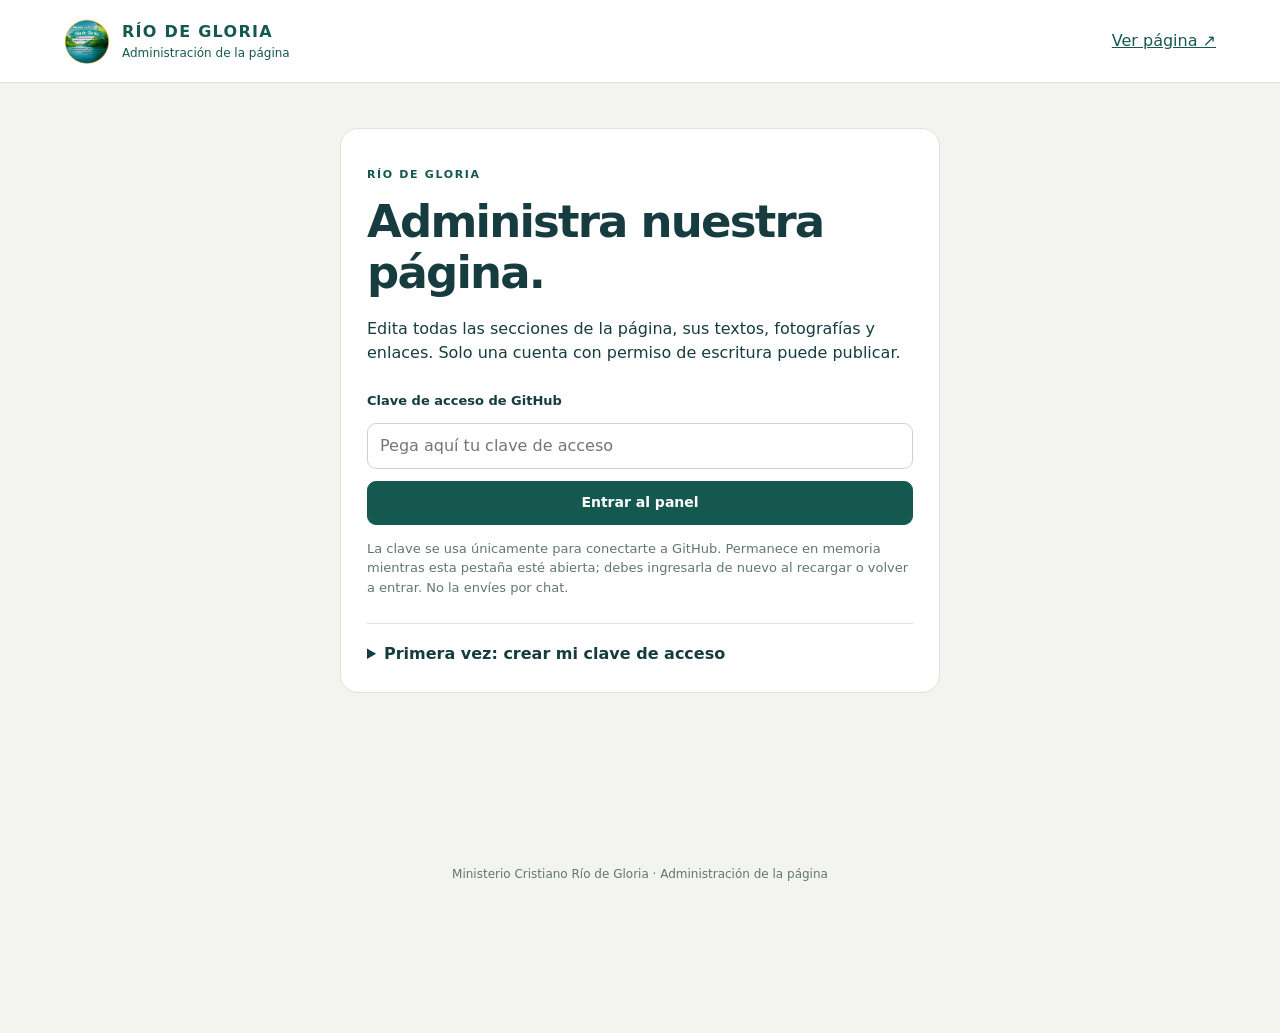
<file: admin.html>
<!doctype html>
<html lang="es">
<head>
<meta charset="utf-8"><meta name="viewport" content="width=device-width,initial-scale=1">
<meta name="robots" content="noindex,nofollow"><meta name="referrer" content="no-referrer">
<meta http-equiv="Content-Security-Policy" content="default-src 'none'; script-src 'self'; style-src 'self'; img-src 'self' blob: data:; connect-src 'self' https://api.github.com; base-uri 'none'; form-action 'none'; object-src 'none'">
<title>Administrar página · Río de Gloria</title>
<link rel="icon" href="log/logo-iglesia.jpeg"><link rel="stylesheet" href="assets/admin.css?v=4">
<script src="assets/admin.js?v=4" defer></script>
</head>
<body>
<header><a class="brand" href="index.html"><img src="log/logo-iglesia.jpeg" alt=""><span>RÍO DE GLORIA<small>Administración de la página</small></span></a><a href="index.html" target="_blank" rel="noopener">Ver página ↗</a></header>
<main>
<section id="login" class="login panel">
<p class="eyebrow">RÍO DE GLORIA</p><h1>Administra nuestra página.</h1>
<p>Edita todas las secciones de la página, sus textos, fotografías y enlaces. Solo una cuenta con permiso de escritura puede publicar.</p>
<form id="connect-form"><label for="token">Clave de acceso de GitHub</label><input id="token" type="password" autocomplete="off" spellcheck="false" required placeholder="Pega aquí tu clave de acceso"><button class="primary" type="submit" id="connect">Entrar al panel</button></form>
<p class="muted">La clave se usa únicamente para conectarte a GitHub. Permanece en memoria mientras esta pestaña esté abierta; debes ingresarla de nuevo al recargar o volver a entrar. No la envíes por chat.</p>
<details><summary>Primera vez: crear mi clave de acceso</summary><ol><li>Entra con la cuenta <strong>RiodeGloria</strong> a <a href="https://github.com/settings/personal-access-tokens/new" target="_blank" rel="noopener noreferrer">crear una clave en GitHub ↗</a>.</li><li>Escribe un nombre, por ejemplo <strong>Panel de fotos</strong>, y elige una fecha de vencimiento.</li><li>En <strong>Resource owner</strong>, elige <strong>RiodeGloria</strong>. En <strong>Repository access</strong>, selecciona <strong>Only select repositories</strong> y marca solo <strong>rio-de-gloria</strong>.</li><li>En los permisos del repositorio, agrega <strong>Contents: Read and write</strong>. Metadata de lectura se incluye automáticamente. No necesitas otros permisos.</li><li>Presiona <strong>Generate token</strong>, copia la clave y pégala arriba. Guárdala en tu administrador de contraseñas para volver a entrar; puedes revocarla desde GitHub cuando quieras.</li></ol></details>
</section>
<div id="status" role="status" aria-live="polite"></div>
<section id="editor" hidden>
<div class="heading"><div><p class="eyebrow">MINISTERIO CRISTIANO</p><h1>Administrar página</h1></div><button id="logout" type="button">Salir</button></div>
<nav class="editor-tabs" aria-label="Apartados del panel"><button data-panel="sections" aria-pressed="false">Todas las secciones</button><button data-panel="gallery" aria-pressed="true">Galería</button><button data-panel="schedule" aria-pressed="false">Horarios</button><button data-panel="identity" aria-pressed="false">Misión y visión</button><button data-panel="social" aria-pressed="false">Redes sociales</button></nav>
<section id="panel-gallery"><h2>Mis fotografías <span id="total"></span></h2><p>Arrastra las fotos en computadora o usa «Mover a» en tu teléfono.</p>
<div class="panel toolbar"><label class="upload primary">＋ Subir fotografías<input id="upload" type="file" accept="image/jpeg,image/png,image/webp" multiple></label><label>Categoría<select id="filter"><option>Todas</option><option>Historia</option><option>Construcción</option><option>Cultos</option><option>Comunidad</option><option>Espacios</option><option>Pastores y obreros</option></select></label><label class="search">Buscar<input id="search" type="search" placeholder="Descripción de la fotografía"></label></div>
<p class="hint">Los números indican la posición en la galería completa. Puedes seleccionar varias fotos JPG, PNG o WebP (máximo 20 por carga y 20 MB por foto). Se optimizan automáticamente para la página.</p>
<div id="photo-grid" class="photo-grid"></div><p id="empty" hidden>No hay fotografías para mostrar con este filtro.</p>
</section>
<section id="panel-sections" class="panel" hidden><h2>Editar todas las secciones</h2><p>Elige una sección y modifica sus textos, fotografías y enlaces. Los cambios se publican al pulsar Guardar y publicar. Para los enlaces utiliza https://, mailto: para correo o tel: para teléfono. Los enlaces internos existentes también se pueden conservar.</p><label>Sección<select id="section-select"></select></label><h2 id="section-title"></h2><div id="section-fields" class="section-fields"></div></section>
<section id="panel-schedule" hidden><h2>Horarios de cultos</h2><p>Cambia los textos, las horas y la fotografía de cada tarjeta. Las horas corresponden a El Salvador.</p><div id="schedule-editor" class="schedule-editor"></div></section>
<section id="panel-identity" class="panel" hidden><h2>Misión y visión</h2><p>Escribe los textos oficiales de la iglesia. Si dejas un campo vacío, ese apartado no se mostrará.</p><div id="identity-editor" class="form-fields"></div></section>
<section id="panel-social" class="panel" hidden><h2>Redes sociales</h2><p>Pega el enlace completo de cada cuenta, comenzando con https://. Deja vacío lo que no quieras mostrar. Para WhatsApp puedes usar https://wa.me/503 seguido del número.</p><div id="social-editor" class="form-fields"></div></section>
<div class="savebar"><div><strong id="changes">Sin cambios pendientes</strong><small>Los cambios solo aparecen en la página después de publicar.</small></div><div class="actions"><button id="undo" disabled>Deshacer</button><button id="preview">Vista previa</button><button id="publish" class="primary" disabled>Guardar y publicar</button></div></div>
</section>
</main>
<dialog id="confirm"><h2>¿Publicar los cambios?</h2><p id="summary"></p><p>Se actualizarán los apartados que hayas modificado en la página pública. GitHub puede tardar unos minutos en mostrar la nueva versión.</p><div class="actions"><button id="cancel-publish">Seguir editando</button><button id="confirm-publish" class="primary">Sí, publicar</button></div></dialog>
<dialog id="preview-dialog"><div class="heading"><h2>Vista previa de los cambios</h2><button id="close-preview">Cerrar ✕</button></div><p>Este es el orden completo que tendrá la galería. Toca una imagen para ampliarla.</p><div id="content-preview"></div><h3>Galería</h3><div id="preview-grid" class="preview-grid"></div></dialog>
<dialog id="zoom"><button id="close-zoom">Cerrar ✕</button><img id="zoom-image" alt=""><p id="zoom-caption"></p></dialog>
<footer>Ministerio Cristiano Río de Gloria · Administración de la página</footer>
</body></html>
</file>
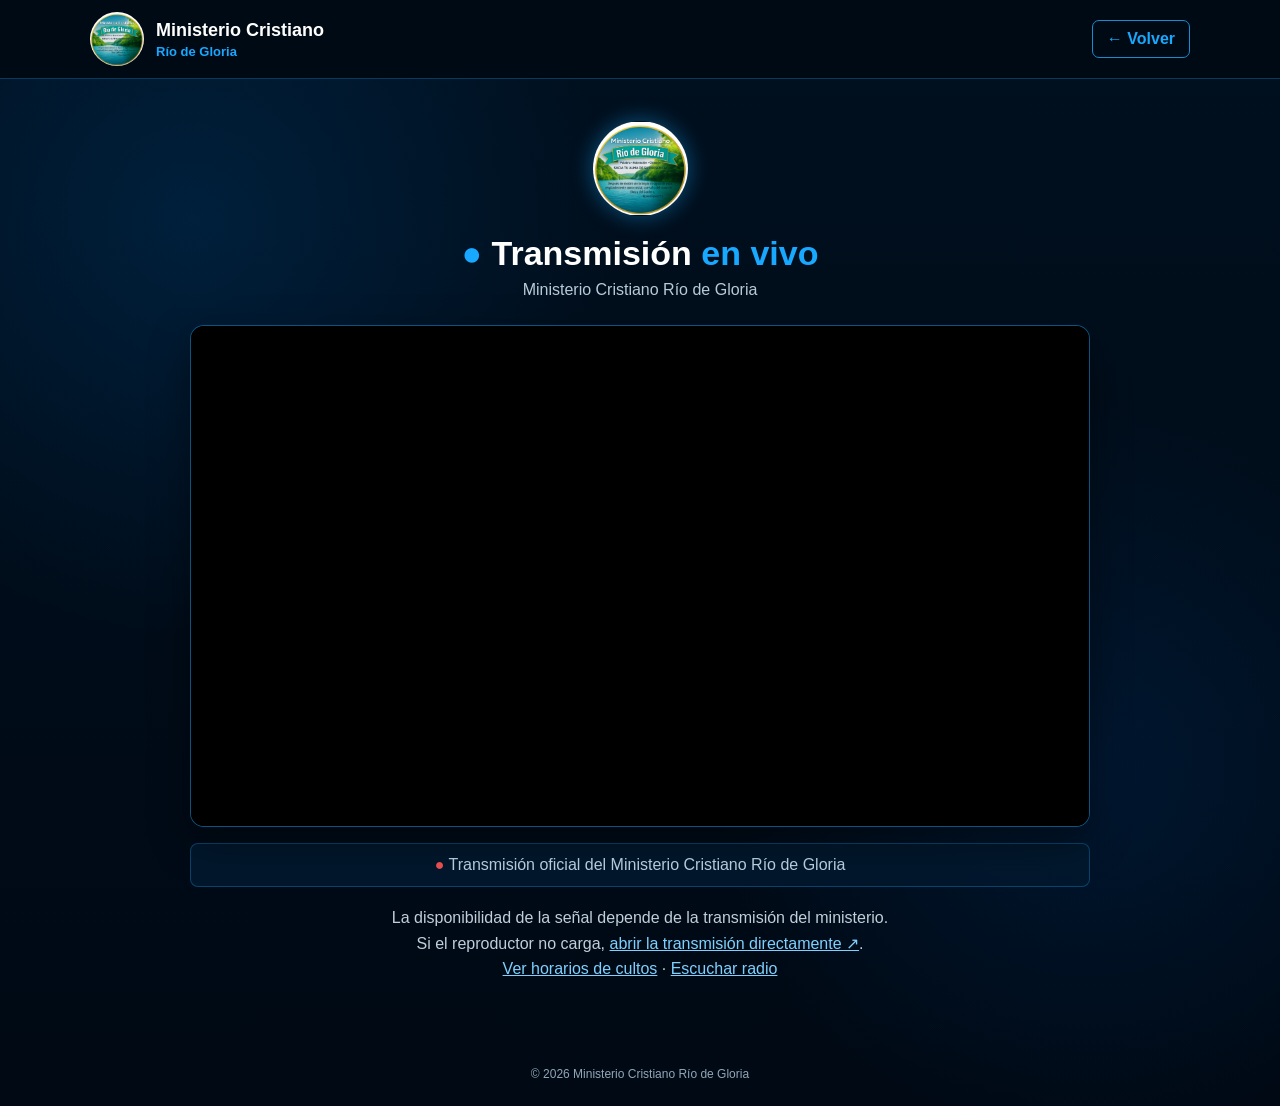
<file: en-vivo.html>
<!DOCTYPE html>
<html lang="es">
<head>
<meta charset="UTF-8">
<meta name="viewport" content="width=device-width, initial-scale=1.0">

<title>Transmisión en vivo | Río de Gloria</title>
<meta name="description" content="Acompaña los cultos en vivo del Ministerio Cristiano Río de Gloria.">
<meta name="theme-color" content="#102c35">
<link rel="icon" href="log/logo-iglesia.jpeg" type="image/jpeg">
<link rel="canonical" href="https://riodegloria.github.io/rio-de-gloria/en-vivo.html">
<meta property="og:type" content="website">
<meta property="og:locale" content="es_SV">
<meta property="og:site_name" content="Ministerio Cristiano Río de Gloria">
<meta property="og:title" content="Transmisión en vivo | Río de Gloria">
<meta property="og:description" content="Acompaña los cultos en vivo del Ministerio Cristiano Río de Gloria.">
<meta property="og:url" content="https://riodegloria.github.io/rio-de-gloria/en-vivo.html">
<meta property="og:image" content="https://riodegloria.github.io/rio-de-gloria/assets/compartir.jpg">
<meta property="og:image:width" content="1200"><meta property="og:image:height" content="630">
<meta name="twitter:card" content="summary_large_image">

<style>
*{
  margin:0;
  padding:0;
  box-sizing:border-box;
}

body{
  font-family:Arial,Helvetica,sans-serif;
  background:
    radial-gradient(circle at 15% 20%,rgba(0,120,220,.16),transparent 30%),
    radial-gradient(circle at 85% 70%,rgba(0,90,190,.15),transparent 28%),
    linear-gradient(180deg,#00101f,#000914);
  color:#fff;
  min-height:100vh;
}

header{
  background:rgba(0,10,20,.96);
  border-bottom:1px solid rgba(24,168,255,.3);
  padding:12px 20px;
}

.header-inner{
  max-width:1100px;
  margin:auto;
  display:flex;
  align-items:center;
  justify-content:space-between;
  gap:20px;
}

.brand{
  display:flex;
  align-items:center;
  gap:12px;
}

.brand img{
  width:54px;
  height:54px;
  border-radius:50%;
  object-fit:contain;
}

.brand h2{
  font-size:18px;
}

.brand span{
  display:block;
  margin-top:3px;
  color:#18a8ff;
  font-size:13px;
  font-weight:bold;
}

.back{
  color:#18a8ff;
  text-decoration:none;
  font-weight:bold;
  border:1px solid #168cd3;
  padding:9px 14px;
  border-radius:7px;
}

main{
  max-width:1050px;
  margin:auto;
  padding:42px 20px;
}

.title-area{
  text-align:center;
  margin-bottom:26px;
}

.title-area img{
  width:95px;
  height:95px;
  border-radius:50%;
  object-fit:contain;
  margin:0 auto 14px;
  box-shadow:0 0 22px rgba(24,168,255,.45);
}

.title-area h1{
  font-size:34px;
}

.title-area h1 span{
  color:#18a8ff;
}

.title-area p{
  color:#b9cad7;
  margin-top:8px;
}

.live-box{
  position:relative;
  width:100%;
  max-width:900px;
  margin:auto;
  min-height:500px;
  border:1px solid rgba(24,168,255,.5);
  border-radius:14px;
  overflow:hidden;
  background:#000;
  box-shadow:0 14px 40px rgba(0,0,0,.4);
}

iframe{
  width:100%;
  height:500px;
  border:0;
  display:block;
  background:#000;
}

.offline{
  display:none;
  min-height:500px;
  align-items:center;
  justify-content:center;
  text-align:center;
  padding:30px;
  background:
    radial-gradient(circle at center,rgba(10,100,170,.18),transparent 50%),
    #00111f;
}

.offline-inner img{
  width:125px;
  height:125px;
  border-radius:50%;
  object-fit:contain;
  margin:0 auto 18px;
}

.offline-inner h2{
  font-size:28px;
  margin-bottom:10px;
}

.offline-inner p{
  color:#b8c9d7;
  line-height:1.5;
}

.status{
  max-width:900px;
  margin:16px auto 0;
  padding:12px 14px;
  text-align:center;
  border-radius:8px;
  background:rgba(3,25,46,.95);
  border:1px solid rgba(24,168,255,.3);
  color:#bcd4e5;
}

footer{
  text-align:center;
  padding:25px 20px;
  color:#90a7b8;
  font-size:12px;
}

@media(max-width:700px){

  .header-inner{
    align-items:flex-start;
  }

  .brand h2{
    font-size:15px;
  }

  .title-area h1{
    font-size:27px;
  }

  .live-box,
  iframe,
  .offline{
    min-height:330px;
    height:330px;
  }

  iframe{
    height:330px;
  }
}
a:focus-visible{outline:3px solid #e4c18b;outline-offset:4px}
@media(max-width:400px){.header-inner{gap:10px;flex-wrap:wrap}.brand{gap:8px}.back{font-size:14px}.brand img{width:44px;height:44px}}
.player-help{max-width:900px;margin:18px auto;color:#c0cfda;line-height:1.6;text-align:center}.player-help a{color:#7ed1ff}
.live-dot{color:#ef5252}</style>
</head>

<body>

<header>
  <div class="header-inner">

    <div class="brand">
      <img src="log/logo-iglesia.jpeg" alt="Río de Gloria">

      <div>
        <h2>Ministerio Cristiano</h2>
        <span>Río de Gloria</span>
      </div>
    </div>

    <a class="back" href="index.html">
      ← Volver
    </a>

  </div>
</header>

<main>

  <div class="title-area">

    <img
      src="log/logo-iglesia.jpeg"
      alt="Logo Río de Gloria"
    >

    <h1>
      <span class="live-dot" aria-hidden="true">●</span> Transmisión <span>en vivo</span>
    </h1>

    <p>
      Ministerio Cristiano Río de Gloria
    </p>

  </div>

  <div class="live-box">

    <iframe
      id="liveFrame" title="Transmisión en vivo de Río de Gloria"
      src="https://ssh101plus.bozztv.com/e/riodegloria"
      allow="autoplay; fullscreen"
      allowfullscreen>
    </iframe>

    <div class="offline" id="offlineBox">

      <div class="offline-inner">

        <img
          src="log/logo-iglesia.jpeg"
          alt="Río de Gloria"
        >

        <h2>
          No hay transmisión en este momento
        </h2>

        <p>
          Cuando inicie nuestro próximo culto,
          podrás verlo desde esta página.
        </p>

      </div>

    </div>

  </div>

  <div class="status">
    <span class="live-dot" aria-hidden="true">●</span> Transmisión oficial del Ministerio Cristiano Río de Gloria
  </div>

<p class="player-help">La disponibilidad de la señal depende de la transmisión del ministerio.<br>Si el reproductor no carga, <a href="https://ssh101plus.bozztv.com/watch/riodegloria" target="_blank" rel="noopener">abrir la transmisión directamente ↗</a>.<br><a href="index.html#horarios">Ver horarios de cultos</a> · <a href="index.html#radio">Escuchar radio</a></p></main>

<footer>
  © 2026 Ministerio Cristiano Río de Gloria
</footer>

</body>
</html>
</file>
<file: assets/original.css>
:root{
  --bg:#00101f;
  --bg-deep:#000b15;
  --panel:#041a30;
  --panel2:#06213a;
  --line:#0c78bd;
  --blue:#18a8ff;
  --blue2:#087fe1;
  --white:#ffffff;
  --muted:#c0cfda;
}

*{
  margin:0;
  padding:0;
  box-sizing:border-box;
}

html{
  scroll-behavior:smooth;
}

body{
  font-family:Arial,Helvetica,sans-serif;
  background:
    radial-gradient(circle at 10% 20%, rgba(0,100,190,.12), transparent 26%),
    radial-gradient(circle at 88% 45%, rgba(0,105,210,.10), transparent 28%),
    linear-gradient(180deg,#00101f 0%,#001523 44%,#000b16 100%);
  color:var(--white);
  overflow-x:hidden;
}

body::before{
  content:"";
  position:fixed;
  inset:0;
  pointer-events:none;
  z-index:-1;
  opacity:.32;
  background:
    radial-gradient(circle at 15% 10%,rgba(0,140,255,.12),transparent 22%),
    radial-gradient(circle at 85% 70%,rgba(0,100,255,.12),transparent 25%);
}

a{
  text-decoration:none;
  color:inherit;
}

img{
  display:block;
  max-width:100%;
}

/* =========================
   HEADER
========================= */

header{
  position:sticky;
  top:0;
  z-index:1000;
  background:rgba(0,10,20,.95);
  backdrop-filter:blur(12px);
  border-bottom:1px solid rgba(24,168,255,.25);
}

.nav{
  max-width:1180px;
  min-height:74px;
  margin:auto;
  padding:8px 20px;
  display:flex;
  align-items:center;
  justify-content:space-between;
  gap:22px;
}

.brand{
  display:flex;
  align-items:center;
  gap:12px;
}

.brand img{
  width:54px;
  height:54px;
  border-radius:50%;
  object-fit:contain;
  background:#00101f;
  box-shadow:0 0 14px rgba(24,168,255,.35);
}

.brand h2{
  font-size:19px;
  line-height:1.05;
}

.brand span{
  display:block;
  color:var(--blue);
  font-size:13px;
  margin-top:4px;
  font-weight:bold;
}

.menu{
  display:flex;
  align-items:center;
  gap:26px;
}

.menu a{
  font-size:14px;
  padding:26px 0 18px;
  position:relative;
}

.menu a::after{
  content:"";
  position:absolute;
  left:0;
  right:0;
  bottom:10px;
  height:2px;
  width:0;
  margin:auto;
  background:var(--blue);
  transition:.25s;
}

.menu a:hover{
  color:var(--blue);
}

.menu a:hover::after{
  width:100%;
}

/* =========================
   HERO
========================= */

.hero{
  min-height:525px;
  position:relative;
  display:flex;
  align-items:center;
  justify-content:center;
  text-align:center;
  padding:58px 20px 55px;

  background:
    linear-gradient(
      rgba(0,10,22,.30),
      rgba(0,10,24,.82)
    ),
    url("log/iglesia-4.jpeg");

  background-size:cover;
  background-position:center center;
}

.hero::after{
  content:"";
  position:absolute;
  left:0;
  right:0;
  bottom:0;
  height:115px;
  background:linear-gradient(transparent,var(--bg));
}

.hero-content{
  position:relative;
  z-index:2;
  width:100%;
  max-width:820px;
}

.hero-logo{
  width:138px;
  height:138px;
  margin:0 auto 20px;
  border-radius:50%;
  object-fit:contain;
  background:#00101f;
  border:2px solid white;
  box-shadow:
    0 0 0 3px var(--blue),
    0 0 28px rgba(24,168,255,.65);
}

.hero h1{
  font-size:46px;
  line-height:1.08;
}

.hero h1 span{
  color:var(--blue);
}

.hero p{
  margin:14px auto 24px;
  max-width:640px;
  font-size:17px;
  line-height:1.5;
}

.hero-buttons{
  display:flex;
  justify-content:center;
  gap:12px;
  flex-wrap:wrap;
}

.btn{
  min-width:165px;
  padding:13px 22px;
  border-radius:7px;
  border:1px solid var(--blue2);
  font-weight:bold;
  background:rgba(2,22,40,.82);
  transition:.2s;
  color:white;
  cursor:pointer;
  font-family:inherit;
  font-size:14px;
}

.btn-primary{
  background:linear-gradient(180deg,#19adff,#0786e8);
}

.btn:hover{
  transform:translateY(-2px);
  box-shadow:0 8px 20px rgba(0,125,230,.25);
}

/* =========================
   ACCESOS RÁPIDOS
========================= */

.quick-area{
  position:relative;
  z-index:4;
  margin-top:-16px;
  padding:0 20px 34px;
}

.quick-grid{
  max-width:1000px;
  margin:auto;
  display:grid;
  grid-template-columns:repeat(4,1fr);
  border:1px solid rgba(24,168,255,.4);
  border-radius:10px;
  overflow:hidden;
  background:rgba(3,25,46,.96);
  box-shadow:0 16px 35px rgba(0,0,0,.28);
}

.quick-card{
  min-height:150px;
  padding:22px 14px;
  text-align:center;
  border-right:1px solid rgba(24,168,255,.32);
}

.quick-card:last-child{
  border-right:none;
}

.quick-icon{
  font-size:34px;
  color:var(--blue);
  margin-bottom:8px;
}

.quick-card h3{
  font-size:16px;
}

.quick-card p{
  font-size:12px;
  line-height:1.5;
  margin-top:6px;
  color:var(--muted);
}

/* =========================
   SECCIONES
========================= */

.section{
  position:relative;
  padding:50px 20px;
  border-top:1px solid rgba(20,130,195,.22);
}

.section::before{
  content:"";
  position:absolute;
  inset:0;
  pointer-events:none;
  background:
    radial-gradient(circle at 3% 80%,rgba(0,125,255,.16),transparent 25%),
    radial-gradient(circle at 96% 20%,rgba(0,105,230,.14),transparent 28%);
}

.container{
  position:relative;
  z-index:2;
  max-width:1000px;
  margin:auto;
}

.eyebrow{
  display:block;
  color:var(--blue);
  font-size:11px;
  font-weight:bold;
  letter-spacing:1.2px;
  text-transform:uppercase;
}

.title{
  font-size:30px;
  line-height:1.1;
  margin-top:5px;
}

.text-muted{
  color:var(--muted);
}

/* =========================
   NUESTRA IGLESIA
========================= */

.about-grid{
  display:grid;
  grid-template-columns:48% 1fr;
  gap:35px;
  align-items:center;
}

.image-frame{
  width:100%;
  border-radius:10px;
  border:1px solid rgba(24,168,255,.45);
  overflow:hidden;
  background:#031729;
}

.image-frame img{
  width:100%;
  height:auto;
  max-height:330px;
  object-fit:contain;
  object-position:center;
  margin:auto;
  background:#031729;
}

.about-text p{
  margin-top:12px;
  font-size:14px;
  line-height:1.65;
  color:#d6e1e9;
}

/* =========================
   PASTORES
========================= */

.pastores-grid{
  display:grid;
  grid-template-columns:34% 1fr;
  gap:34px;
  align-items:center;
}

.pastores-text h2{
  font-size:28px;
  margin-top:4px;
}

.pastores-text h3{
  color:var(--blue);
  font-size:16px;
  margin:10px 0;
}

.pastores-text p{
  font-size:14px;
  line-height:1.65;
  color:#d3dee7;
}

.pastor-photo{
  width:fit-content;
  max-width:100%;
  margin:0 auto;
  border-radius:10px;
  overflow:hidden;
  border:1px solid rgba(24,168,255,.42);
  background:#031729;
  box-shadow:0 8px 25px rgba(0,0,0,.18);
}

.pastor-photo img{
  display:block;
  width:auto;
  height:280px;
  max-width:100%;
  object-fit:contain;
}

/* =========================
   HORARIOS
========================= */

.schedule{
  text-align:center;
}

.schedule .title{
  margin-bottom:18px;
}

.schedule-grid{
  max-width:720px;
  margin:auto;
  display:grid;
  grid-template-columns:repeat(3,1fr);
  gap:9px 14px;
}

.schedule-card{
  min-height:62px;
  padding:9px 12px;
  border-radius:7px;
  border:1px solid rgba(18,140,210,.62);
  background:rgba(3,24,43,.92);
  display:flex;
  align-items:center;
  gap:10px;
  text-align:left;
}

.schedule-icons{
  min-width:26px;
  display:flex;
  flex-direction:column;
  align-items:center;
  gap:3px;
  font-size:14px;
}

.schedule-info strong{
  display:block;
  color:var(--blue);
  font-size:13px;
}

.schedule-info span{
  display:block;
  margin-top:3px;
  font-size:12px;
  font-weight:bold;
}

.calendar-blue{
  color:#20b7ff;
}

.calendar-green{
  color:#62e600;
}

.calendar-purple{
  color:#a457ff;
}

.calendar-red{
  color:#ff2447;
}

/* =========================
   RADIO
========================= */

.radio-section{
  overflow:hidden;
  background:
    linear-gradient(90deg,rgba(0,39,75,.98),rgba(0,18,34,.98));
}

.radio-section::after{
  content:"";
  position:absolute;
  left:0;
  right:0;
  bottom:0;
  height:88px;
  opacity:.35;
  background:
    repeating-linear-gradient(
      90deg,
      rgba(17,130,230,.5) 0 5px,
      transparent 5px 11px
    );
  clip-path:polygon(
    0 80%,4% 56%,8% 72%,12% 38%,16% 65%,20% 26%,
    24% 50%,28% 18%,32% 58%,36% 31%,40% 75%,44% 47%,
    48% 68%,52% 34%,56% 72%,60% 42%,64% 73%,68% 36%,
    72% 62%,76% 27%,80% 56%,84% 44%,88% 70%,92% 48%,
    96% 68%,100% 54%,100% 100%,0 100%
  );
}

.radio-grid{
  display:grid;
  grid-template-columns:32% 1fr;
  gap:36px;
  align-items:center;
}

.radio-image{
  display:flex;
  align-items:center;
  justify-content:center;
}

.radio-image img{
  width:230px;
  height:230px;
  object-fit:contain;
  border-radius:50%;
  filter:drop-shadow(0 0 16px rgba(24,168,255,.28));
}

.radio-text h2{
  font-size:29px;
  margin:5px 0 10px;
}

.radio-text p{
  color:#d4e0e9;
  max-width:520px;
  line-height:1.5;
  margin-bottom:16px;
}

.radio-status{
  margin-top:12px;
  font-size:12px;
  color:#78cfff;
  min-height:18px;
}

/* =========================
   GALERÍA
========================= */

.gallery-title{
  text-align:center;
}

.gallery-strip{
  margin-top:18px;
  display:grid;
  grid-template-columns:repeat(6,1fr);
  gap:8px;
}

.gallery-item{
  border-radius:7px;
  overflow:hidden;
  border:1px solid rgba(24,168,255,.4);
  background:#031729;
  height:95px;
  display:flex;
  align-items:center;
  justify-content:center;
}

.gallery-item img{
  width:100%;
  height:100%;
  object-fit:cover;
  object-position:center;
}

/* =========================
   CONTACTO
========================= */

.contact-title{
  text-align:center;
  margin-bottom:14px;
}

.contact-grid{
  display:grid;
  grid-template-columns:repeat(3,1fr);
  gap:10px;
}

.contact-card{
  padding:14px;
  border-radius:7px;
  text-align:center;
  border:1px solid rgba(18,115,180,.4);
  background:rgba(3,27,48,.9);
}

.contact-card .icon{
  font-size:24px;
  margin-bottom:4px;
}

.contact-card h3{
  font-size:14px;
}

.contact-card p{
  margin-top:2px;
  font-size:11px;
  color:var(--muted);
}

/* =========================
   FOOTER
========================= */

footer{
  background:#000b15;
  border-top:1px solid rgba(24,168,255,.25);
  padding:16px 20px;
}

.footer-inner{
  max-width:1000px;
  margin:auto;
  display:flex;
  align-items:center;
  justify-content:space-between;
  gap:20px;
}

.footer-brand{
  display:flex;
  align-items:center;
  gap:10px;
}

.footer-brand img{
  width:50px;
  height:50px;
  border-radius:50%;
  object-fit:contain;
}

.footer-brand h3{
  font-size:14px;
}

.footer-brand p{
  font-size:10px;
  color:#aebdca;
  line-height:1.35;
}

.socials{
  display:flex;
  align-items:center;
  gap:18px;
  font-size:13px;
}

/* =========================
   CELULAR / TABLET
========================= */

@media(max-width:820px){

  .menu{
    display:none;
  }

  .hero{
    min-height:470px;
  }

  .hero h1{
    font-size:34px;
  }

  .hero-logo{
    width:110px;
    height:110px;
  }

  .quick-grid{
    grid-template-columns:repeat(2,1fr);
  }

  .quick-card:nth-child(2){
    border-right:none;
  }

  .quick-card{
    border-bottom:1px solid rgba(24,168,255,.3);
  }

  .about-grid,
  .pastores-grid,
  .radio-grid{
    grid-template-columns:1fr;
  }

  .pastores-text{
    text-align:left;
  }

  .pastor-photo img{
    width:auto;
    height:auto;
    max-height:350px;
    max-width:100%;
  }

  .schedule-grid{
    grid-template-columns:repeat(2,1fr);
  }

  .gallery-strip{
    grid-template-columns:repeat(2,1fr);
  }

  .gallery-item{
    height:135px;
  }

  .contact-grid{
    grid-template-columns:1fr;
  }

  .footer-inner{
    flex-direction:column;
    text-align:center;
  }
}

@media(max-width:500px){

  .hero h1{
    font-size:29px;
  }

  .hero p{
    font-size:14px;
  }

  .hero-buttons{
    flex-direction:column;
  }

  .btn{
    width:100%;
  }

  .schedule-grid{
    grid-template-columns:1fr;
  }
}
</file>
<file: assets/institucional.css>
/* Institutional presentation layered over the preserved original stylesheet. */
:root{--bg:#f7f7f1;--bg-deep:#102c35;--panel:#fff;--line:#c9d9d5;--blue:#186960;--blue2:#186960;--white:#183c40;--muted:#566b6c;--gold:#d9bc83}
body{background:var(--bg);color:var(--white);line-height:1.6;overflow-x:visible}body::before,.section::before{display:none}button,a{-webkit-tap-highlight-color:transparent}button{font:inherit}button:disabled{cursor:default}a:focus-visible,button:focus-visible{outline:3px solid #b97c24;outline-offset:5px}section[id]{scroll-margin-top:112px}img{height:auto}.skip-link{position:fixed;left:16px;top:-80px;background:white;padding:12px 20px;z-index:3000}.skip-link:focus{top:12px}
header{background:rgba(250,251,246,.98);border-bottom:1px solid #d8e2dd;backdrop-filter:blur(12px)}.nav{max-width:1320px;min-height:94px;padding:12px 32px;gap:20px;flex-wrap:wrap}.brand{flex-shrink:0}.brand img{width:58px;height:58px;background:white;box-shadow:none}.brand h2{font-size:13px;font-weight:500;line-height:1.4}.brand span{font-family:Georgia,serif;font-size:23px;margin:0;color:#193e40}.menu{gap:17px;flex-wrap:wrap;justify-content:flex-end;flex:1;max-width:780px}.menu a{font-size:12px;font-weight:600;padding:5px 0}.menu a::after{bottom:0}.menu-toggle{display:none;border:1px solid #bdd0c8;background:transparent;padding:9px 13px;border-radius:6px;color:#173f40;min-height:44px}
.hero{min-height:650px;padding:70px max(32px,calc((100vw - 1160px)/2));justify-content:flex-start;text-align:left;background:linear-gradient(90deg,rgba(8,31,37,.94) 0%,rgba(8,31,37,.83) 38%,rgba(8,31,37,.25) 100%),url('fotos/iglesia-4.webp') center/cover;color:#fff}.hero::after{display:none}.hero-content{max-width:760px}.hero-logo{width:90px;height:90px;margin:0 0 26px;box-shadow:none;border:2px solid #dfcda7;background:#fff}.hero .hero-kicker{font-size:11px;letter-spacing:2.5px;text-transform:uppercase;color:#e3d4b2;margin:0 0 14px}.hero h1{font-family:Georgia,'Times New Roman',serif;font-weight:400;font-size:clamp(54px,6.3vw,88px);line-height:1.05;letter-spacing:-2px}.hero h1 small{display:block;font-family:Arial,sans-serif;letter-spacing:3px;text-transform:uppercase;font-size:15px;line-height:2.7;font-weight:500}.hero p{margin:22px 0 28px;max-width:475px;color:#e2e9e7;font-size:17px}.hero-buttons{justify-content:flex-start;gap:10px}.btn{display:inline-flex;align-items:center;justify-content:center;min-height:48px;min-width:0;border-radius:5px;padding:13px 20px;background:transparent;color:#204b47;border:1px solid #adc5bc;font-size:13px;line-height:1.5;font-weight:600;transition:background .2s,box-shadow .2s}.btn:hover{transform:none;box-shadow:0 5px 15px #16372a10;background:#e5eee6}.btn-primary{background:#1c685d;border-color:#1c685d;color:white}.btn-primary:hover{background:#15564d}.hero .btn{color:white;border-color:#ffffff65;background:#ffffff08}.hero .btn-primary{background:#e2c68d;border-color:#e2c68d;color:#163536}.hero .btn:hover{background:#ffffff20}.hero .btn-primary:hover{background:#edd6a7}
.welcome-note{padding:23px max(32px,calc((100vw - 1160px)/2));background:#e9ede4;display:flex;align-items:center;justify-content:space-between;gap:20px;font-size:12px;letter-spacing:1px}.welcome-note>a{letter-spacing:0;font-size:14px;font-weight:600}.welcome-note>a span{margin-left:14px}.quick-area{padding:35px 32px 0;margin:0}.quick-grid{max-width:1160px;background:transparent;border:none;border-radius:0;box-shadow:none;gap:18px;overflow:visible}.quick-card{padding:20px 18px;min-height:124px;border:1px solid #d9e1d6!important;border-radius:7px;text-align:left;background:#fff}.quick-card:hover{border-color:#689c8c!important}.quick-icon{font-size:21px;margin-bottom:8px}.quick-card h3{font-size:15px}.quick-card p{font-size:13px}
.section{padding:85px 32px;border-top:none}.container{max-width:1160px}.eyebrow{color:#397568;font-size:11px;letter-spacing:2px}.title{font-family:Georgia,serif;font-weight:400;font-size:clamp(32px,3.4vw,45px);line-height:1.16;margin:10px 0 22px;letter-spacing:-.6px}.about-grid{gap:60px;grid-template-columns:1fr 1fr}.image-frame{background:transparent;border:none;border-radius:8px;overflow:hidden}.image-frame img{max-height:none;aspect-ratio:4/3;object-fit:cover;background:transparent}.about-text p,.pastores-text p{font-size:16px;line-height:1.8;color:var(--muted)}.identity-grid{display:grid;grid-template-columns:1fr 1fr;gap:30px;margin-top:35px}.identity-grid article{border-top:1px solid #cddbcf;padding:22px 0}.identity-grid h3{font-family:Georgia,serif;font-size:25px;font-weight:400;margin:5px 0 8px}.identity-grid p{color:var(--muted);font-size:14px}
.history-section{background:#102f36;color:#f5f4e9}.history-section .eyebrow{color:#d8c294}.history-section .text-muted,.history-section p{color:#c1d2cf}.section-heading{display:flex;justify-content:space-between;align-items:flex-end;gap:30px;margin-bottom:30px}.section-heading .title{margin-bottom:0}.section-heading p{font-size:14px}.history-section blockquote{font-family:Georgia,serif;font-size:clamp(28px,4vw,48px);line-height:1.3;color:#e7d3a6;margin:40px 0 20px;border-left:2px solid #d0b27a;padding-left:28px}.history-section cite{display:block;font-family:Arial,sans-serif;font-size:12px;letter-spacing:2px;font-style:normal;color:#b3c4bf;margin-top:15px}.history-intro{max-width:670px;font-size:16px;line-height:1.8}.timeline{display:grid;grid-template-columns:repeat(4,minmax(0,1fr));gap:24px;margin-top:42px}.timeline-card{position:relative;border-top:1px solid #4b696a;padding-top:30px}.step-number{position:absolute;top:-14px;left:0;padding-right:14px;background:#102f36;color:#d5ba87;font-size:13px;font-family:Georgia,serif}.timeline-card img{width:100%;aspect-ratio:4/3;object-fit:cover;border-radius:4px;margin-bottom:20px}.timeline-card h3{font-family:Georgia,serif;font-weight:400;font-size:24px;line-height:1.25;margin-bottom:10px}.timeline-card p{font-size:13px;line-height:1.7}.editorial-note{font-size:12px;margin-top:25px;color:#b4c9c4!important}.comparison-heading{margin:65px 0 25px}.comparison-heading h3{font-family:Georgia,serif;font-size:37px;font-weight:400;margin:8px 0}.comparison-heading p{font-size:14px}.comparison-grid{display:grid;grid-template-columns:1fr 1fr;gap:25px}.comparison-grid img{width:100%;aspect-ratio:16/10;object-fit:cover;border-radius:5px}.comparison-grid figcaption{margin-top:14px;display:flex;gap:16px;align-items:center;font-size:14px}.comparison-grid figcaption span{font-size:10px;letter-spacing:2px;border:1px solid #63837c;padding:4px 10px;border-radius:3px;color:#e6cfa2}
#galeria{background:#f0f2ea}.gallery-filters{display:flex;gap:8px;flex-wrap:wrap;margin:26px 0 10px}.gallery-filters button{padding:9px 18px;min-height:44px;border:1px solid #c9d5c9;background:transparent;border-radius:30px;font-size:13px;color:#3b5c54;cursor:pointer}.gallery-filters button[aria-pressed=true]{color:#fff;background:#24594f;border-color:#24594f}.gallery-count{font-size:12px;color:#60746a;margin:15px 0}.gallery-grid{display:grid;grid-template-columns:repeat(4,minmax(0,1fr));gap:22px}.photo-card{padding:0;border:0;text-align:left;background:white;border-radius:6px;overflow:hidden;cursor:pointer;color:#32564d;box-shadow:0 2px 9px #223d2607}.photo-card img{width:100%;height:auto;aspect-ratio:4/3;object-fit:cover;transition:filter .2s}.photo-card:hover img{filter:brightness(1.06)}.photo-card>span{display:flex;justify-content:space-between;padding:11px 14px;font-size:12px}.gallery-more{text-align:center;margin-top:32px}[hidden]{display:none!important}
#pastores{background:#fff}.pastores-grid{grid-template-columns:1fr 1fr;gap:65px}.pastores-text h2{font-family:Georgia,serif;font-size:43px;font-weight:400;line-height:1.2;margin:14px 0}.pastores-text h3{font-size:15px;margin:20px 0}.pastor-photo{border:0;border-radius:6px;box-shadow:none;background:#edf0e7;padding:12px;width:100%}.pastor-photo img{width:100%;height:440px;object-fit:contain}.schedule-grid{max-width:none;grid-template-columns:repeat(3,1fr);gap:17px}.schedule .title{margin-bottom:32px}.schedule-card{background:#fff;border:1px solid #d5dfd2;padding:23px 22px;min-height:110px;gap:18px}.schedule-info strong{font-size:16px;color:#254f46}.schedule-info span{font-weight:400;font-size:15px}.schedule-icons{font-size:19px;opacity:.8}
.live-section{background:#e7ebe0}.live-grid{display:grid;grid-template-columns:1fr 1fr;gap:60px;align-items:center}.live-grid img{width:100%;aspect-ratio:16/11;object-fit:cover;border-radius:6px}.live-grid p{margin:20px 0 26px;color:var(--muted)}.text-link{display:block;font-size:13px;margin-top:18px;text-decoration:underline;text-underline-offset:4px}.radio-section{background:#112f38;color:#fff}.radio-section::after{opacity:.08}.radio-grid{grid-template-columns:30% 1fr;gap:65px}.radio-image img{width:220px;height:220px;filter:none;border-radius:10px}.radio-text h2{font-family:Georgia,serif;font-size:38px;font-weight:400;line-height:1.2;margin:15px 0}.radio-text .eyebrow{color:#dbc08c}.radio-text p{font-size:15px}.radio-section .btn{background:#e0c58f;border-color:#e0c58f;color:#143940}.radio-status{color:#c5d8d1;font-size:13px;margin-top:18px}.archive-card{display:flex;align-items:center;gap:30px}.archive-icon{width:80px;height:80px;background:#e4eadc;display:grid;place-items:center;border-radius:50%;font-size:25px;flex-shrink:0}.archive-card .title{font-size:35px;margin:8px 0}.archive-card .btn{margin-left:auto;flex-shrink:0}.archive-card p{font-size:15px;color:var(--muted)}.learning-section{padding-top:0}.learning-card{background:#e7ddc8;border:1px solid #ded2b8;border-radius:9px;padding:50px 60px;display:grid;grid-template-columns:1fr 1fr;gap:50px;align-items:center}.learning-card .title{font-size:44px}.learning-card p{font-size:15px}.learning-action{max-width:320px;justify-self:end}.coming-soon{display:block;text-transform:uppercase;font-size:10px;letter-spacing:2px;margin-bottom:14px}.learning-action .btn{background:#fff7e8;border-color:#b6a780;color:#5e5b4b;width:100%}.learning-action p{font-size:12px;color:#666351;margin-top:12px}
#contacto{background:#fff;padding-top:60px}.contact-title h2{font-family:Georgia,serif;font-weight:400;font-size:40px}.institutional-copy{text-align:center;color:#5d7468;font-size:13px;margin:0 0 30px}.contact-card{background:#f7f8f1;border:1px solid #d8dfd0;text-align:left;padding:24px}.contact-card h3{font-size:17px;margin:10px 0}.contact-card p{font-size:13px}.contact-card a{text-decoration:underline;overflow-wrap:anywhere}footer{background:#102d34;padding:35px 32px;color:#fff;border:0}.footer-inner{max-width:1160px}.footer-brand h3{font-size:14px}.footer-brand p{font-size:11px;color:#bdd0c9}.socials{flex-wrap:wrap;font-size:11px;max-width:350px;gap:10px 18px;color:#b9cdc5}
#photo-dialog{position:fixed;inset:0;margin:auto;border:0;width:min(1200px,96vw);max-width:96vw;height:min(880px,96dvh);max-height:96dvh;background:#0c2329;color:white;border-radius:9px;padding:16px;overflow:auto}#photo-dialog::backdrop{background:#001319ed}.viewer-toolbar{display:flex;justify-content:space-between;align-items:center;font-size:13px}.viewer-toolbar button,.viewer-stage button{border:1px solid #829b95;background:#16383f;color:white;border-radius:5px;min-width:48px;min-height:48px;cursor:pointer;padding:6px 13px}.viewer-stage{display:grid;grid-template-columns:48px minmax(0,1fr) 48px;align-items:center;gap:12px;margin-top:14px;height:calc(100% - 150px);min-height:150px}.viewer-stage>img{width:100%;height:100%;min-height:0;object-fit:contain;touch-action:pan-y pinch-zoom}.viewer-stage button{font-size:36px;line-height:1}#photo-caption{text-align:center;margin-top:12px;font-size:14px}.viewer-hint{text-align:center;font-size:11px;color:#b3c8c0;margin-top:5px}body.viewer-open{overflow:hidden}
@media(max-width:1100px){.nav{gap:10px}.menu{gap:10px;max-width:660px}.brand h2{font-size:11px}.brand span{font-size:20px}.brand img{width:48px;height:48px}.gallery-grid{gap:16px}.timeline{gap:18px}}
@media(max-width:950px){.nav{padding:12px 22px;min-height:78px;justify-content:space-between}.menu-toggle{display:block}.menu{display:flex;flex-basis:100%;max-width:none;justify-content:flex-start;gap:5px 20px;padding-top:10px}.js .menu{display:none}.js .menu.is-open{display:grid;grid-template-columns:repeat(2,minmax(0,1fr));max-height:65dvh;overflow:auto}.menu a{padding:10px;font-size:13px}.hero{min-height:590px;padding:55px 32px}.hero h1{font-size:65px}.timeline{grid-template-columns:repeat(2,1fr);gap:38px 24px}.gallery-grid{grid-template-columns:repeat(3,1fr)}.section{padding:65px 25px}.about-grid,.pastores-grid,.radio-grid,.live-grid{gap:30px}.pastores-grid{grid-template-columns:1fr 1fr}.schedule-grid{grid-template-columns:repeat(2,1fr)}.learning-card{padding:35px;gap:30px}.learning-section{padding-top:0}}
@media(max-width:620px){.nav{padding:10px 18px}.brand img{width:43px;height:43px}.brand span{font-size:21px}.hero{padding:40px 22px 45px;min-height:620px;background-image:linear-gradient(90deg,#0b252de8,#0b252db5),url('fotos/iglesia-4.webp')}.hero-logo{width:75px;height:75px;margin-bottom:20px}.hero h1{font-size:clamp(43px,10.8vw,65px);letter-spacing:-1.5px}.hero h1 small{font-size:12px;letter-spacing:2px}.hero .hero-kicker{font-size:10px;letter-spacing:1.5px}.hero p{font-size:15px}.hero-buttons{flex-direction:column;align-items:stretch}.hero-buttons .btn{width:100%;min-height:48px}.welcome-note{padding:20px 22px;align-items:flex-start;flex-direction:column;gap:7px;font-size:10px}.quick-area{padding:24px 20px 0}.quick-grid{gap:12px}.quick-card{padding:17px 13px}.quick-card h3{font-size:14px}.quick-card p{font-size:12px}.section{padding:55px 22px}.about-grid,.pastores-grid,.radio-grid,.live-grid,.learning-card{grid-template-columns:1fr}.about-grid{gap:28px}.identity-grid{gap:25px}.identity-grid h3{font-size:23px}.identity-grid p{font-size:13px}.section-heading{display:block;margin-bottom:25px}.section-heading p{margin-top:18px}.history-section blockquote{padding-left:18px;margin:30px 0 20px}.timeline{gap:35px 17px}.timeline-card h3{font-size:21px}.timeline-card p{font-size:12px}.comparison-heading{margin-top:45px}.comparison-grid{grid-template-columns:1fr;gap:28px}.comparison-grid figcaption{font-size:13px}.gallery-grid{grid-template-columns:repeat(2,minmax(0,1fr));gap:14px}.gallery-filters{gap:7px}.gallery-filters button{font-size:12px;padding:8px 13px}.photo-card>span{padding:10px;font-size:11px}.pastor-photo img{height:370px;max-height:none}.schedule-grid{grid-template-columns:1fr 1fr;gap:12px}.schedule-card{padding:17px 12px;gap:8px}.schedule-icons{min-width:20px}.schedule-info strong{font-size:14px}.schedule-info span{font-size:12px}.radio-image{justify-content:flex-start}.radio-image img{width:130px;height:130px}.radio-text h2{font-size:33px}.archive-card{flex-wrap:wrap;gap:20px}.archive-icon{width:48px;height:48px;font-size:18px}.archive-card>div{flex:1}.archive-card .title{font-size:30px}.archive-card .btn{margin:0;width:100%}.learning-section{padding-top:0}.learning-card{padding:30px 25px;gap:30px}.learning-card .title{font-size:36px}.learning-action{justify-self:start;max-width:none;width:100%}.footer-inner{align-items:flex-start;text-align:left}.footer-brand{align-items:flex-start}.viewer-stage{grid-template-columns:42px minmax(0,1fr) 42px;gap:3px}.viewer-stage button{min-width:42px;padding:0}#photo-dialog{padding:10px;width:100vw;max-width:100vw;border-radius:0}.viewer-hint{font-size:10px}}
@media(prefers-reduced-motion:reduce){html{scroll-behavior:auto}*,*::before,*::after{transition:none!important;animation:none!important}}

.menu{max-width:none}.ui-icon{width:24px;height:24px;display:inline-block;vertical-align:middle;flex-shrink:0}.btn{gap:8px}.btn .ui-icon{width:18px;height:18px}.live-dot{color:#d94545;font-size:16px;margin-right:4px}.schedule-icons .ui-icon{width:20px;height:20px}
</file>
<file: assets/horarios.css>
/* Photo timetable, using the church's own photographic archive. */
#horarios.worship-schedule{background:#f2f1e9;text-align:left;border-top:1px solid #e1e4d9;padding-top:76px;padding-bottom:66px}
#horarios .worship-heading{display:flex;justify-content:space-between;align-items:flex-end;gap:32px;margin-bottom:34px}
#horarios .worship-heading .eyebrow{color:#43695d;letter-spacing:2px}
#horarios .worship-heading .title{margin:10px 0 0}
#horarios .worship-heading>p{font-size:14px;line-height:1.7;color:#566960;max-width:330px;padding-bottom:3px}
#horarios .service-photo-grid{display:grid;grid-template-columns:repeat(6,minmax(0,1fr));gap:24px}
#horarios .service-photo-card{grid-column:span 2;background:#153d39;color:#fffdf5;border-radius:6px;overflow:hidden;min-width:0;display:flex;flex-direction:column}
#horarios .service-photo-wide{grid-column:span 3}
#horarios .service-photo-card>img{width:100%;height:210px;object-fit:cover;object-position:center 45%}
#horarios .service-photo-body{padding:24px 26px 26px;border-top:3px solid #c5a971;display:flex;flex-direction:column;flex:1}
#horarios .service-photo-day{display:block;font-size:11px;letter-spacing:1.6px;text-transform:uppercase;line-height:1.6;color:#e0c798}
#horarios .service-photo-body h3{font-family:Georgia,serif;font-weight:400;font-size:30px;line-height:1.18;margin:10px 0 24px;color:#fffdf5}
#horarios .service-photo-hour{margin-top:auto}
#horarios .service-photo-hour>span{display:block;font-size:12px;color:#c6d7cf;margin-bottom:6px}
#horarios .service-photo-hour time{font-family:Georgia,serif;font-variant-numeric:lining-nums tabular-nums;white-space:nowrap;font-size:35px;line-height:1.2;font-weight:400}
#horarios .service-photo-hour small{font-family:Arial,Helvetica,sans-serif;font-size:13px;margin-left:3px}
#horarios .service-sunday-times{display:grid;grid-template-columns:1fr 1fr;gap:20px;margin-top:auto}
#horarios .service-sunday-times>div+div{border-left:1px solid #527069;padding-left:22px}
#horarios .worship-footnote{font-size:12px;color:#5b6b60;line-height:1.6;margin:22px 0 0}
@media(min-width:901px){#horarios .service-photo-card:not(.service-photo-wide) h3{min-height:71px}}
@media(max-width:900px){
#horarios .service-photo-grid{grid-template-columns:repeat(2,minmax(0,1fr));gap:22px}
#horarios .service-photo-card{grid-column:span 1}
#horarios .service-photo-sunday{grid-column:1/-1}
#horarios .service-photo-sunday>img{height:250px}
#horarios .service-photo-body h3{font-size:28px}
}
@media(max-width:600px){
#horarios.worship-schedule{padding:50px 22px}
#horarios .worship-heading{display:block;margin-bottom:27px}
#horarios .worship-heading>p{margin-top:14px}
#horarios .service-photo-grid{grid-template-columns:minmax(0,1fr);gap:24px}
#horarios .service-photo-card,#horarios .service-photo-sunday{grid-column:1}
#horarios .service-photo-card>img,#horarios .service-photo-sunday>img{height:auto;aspect-ratio:16/10}
#horarios .service-photo-body{padding:22px 24px 25px}
#horarios .service-photo-body h3{font-size:31px;margin-bottom:22px}
}
@media(max-width:360px){
#horarios.worship-schedule{padding-left:18px;padding-right:18px}
#horarios .service-photo-body{padding-left:18px;padding-right:18px}
#horarios .service-photo-hour time{font-size:30px}
#horarios .service-sunday-times{gap:12px}
#horarios .service-sunday-times>div+div{padding-left:12px}
}
</file>
<file: assets/admin.css>
:root{font-family:system-ui,-apple-system,sans-serif;color:#163c40;background:#f3f4ef;font-size:16px;line-height:1.5;--green:#15584f;--muted:#627672}*{box-sizing:border-box}body{margin:0}a{color:var(--green)}header{display:flex;align-items:center;justify-content:space-between;padding:18px max(5vw,20px);background:#fff;border-bottom:1px solid #dbe2da;gap:16px}.brand{display:flex;gap:12px;align-items:center;text-decoration:none;font-weight:800;letter-spacing:.08em}.brand img{width:46px;height:46px;border-radius:50%;object-fit:cover}.brand small{display:block;font-weight:400;letter-spacing:0;font-size:12px}main{max-width:1240px;margin:auto;padding:35px 24px 150px}h1{font-size:clamp(29px,4vw,45px);line-height:1.15;letter-spacing:-.04em;margin:8px 0 18px}h2{line-height:1.2}.eyebrow{font-size:11px;font-weight:800;letter-spacing:.15em;color:var(--green)}p{margin:12px 0}.panel{background:#fff;border:1px solid #dde4db;border-radius:18px;padding:26px}.login{max-width:600px;margin:10px auto}.login form{display:grid;gap:12px;margin:26px 0 14px}.muted,.hint{color:var(--muted);font-size:13px}.hint{margin:20px 0}details{margin-top:26px;padding-top:18px;border-top:1px solid #dde4db}summary{cursor:pointer;font-weight:700}li{padding:7px 0}label{display:grid;gap:5px;font-size:13px;font-weight:650}input,select,button,.upload{font:inherit;border-radius:9px;border:1px solid #cad6cf;background:#fff;color:inherit;padding:10px 12px;min-height:44px}input,select{width:100%;min-width:0}button,.upload{cursor:pointer;font-size:14px;font-weight:650}button:hover{background:#edf3ed}button:disabled{opacity:.45;cursor:default}.primary{background:var(--green);color:white;border-color:var(--green)}.primary:hover{background:#0e453e}.heading{display:flex;justify-content:space-between;align-items:center;gap:16px}.heading p:not(.eyebrow){color:var(--muted)}#total{display:inline-block;border-radius:10px;background:#e3eadd;padding:4px 10px;font-size:19px;vertical-align:middle;letter-spacing:0}.toolbar{display:flex;align-items:end;gap:16px;padding:18px;flex-wrap:wrap}.toolbar label{flex:1;min-width:140px}.toolbar .upload{flex:0 0 auto;display:block;position:relative;overflow:hidden;padding:12px 18px;font-size:14px}.upload input{position:absolute;inset:0;width:100%;opacity:0;cursor:pointer}.search{flex:2!important}.photo-grid{display:grid;grid-template-columns:repeat(4,minmax(0,1fr));gap:18px}.photo{background:#fff;border:1px solid #dde4db;border-radius:14px;overflow:hidden}.photo.dragging{opacity:.4}.photo.drop-target{outline:3px solid #3b947e}.thumb{position:relative;background:#e7eae4;height:174px}.thumb img{width:100%;height:100%;object-fit:cover;cursor:zoom-in}.number{position:absolute;top:10px;left:10px;background:#fff;color:#16433b;border-radius:20px;padding:3px 10px;font-size:13px;font-weight:800;box-shadow:0 1px 5px #0002}.new{position:absolute;bottom:8px;right:8px;background:#15584f;color:white;border-radius:5px;padding:2px 7px;font-size:11px}.card-body{padding:13px;display:grid;gap:11px}.card-body input,.card-body select{font-size:13px}.move-row{display:flex;gap:6px;align-items:end}.move-row label{flex:1}.move-row input{width:100%}.move-row button{padding:9px}.bottom-row{display:flex;gap:6px;justify-content:space-between}.remove{color:#963b34;border-color:#e1c9c6}.savebar{position:fixed;z-index:10;bottom:0;left:0;right:0;background:#fff;box-shadow:0 -3px 20px #183e3714;border-top:1px solid #dbe2da;padding:18px max(24px,calc((100vw - 1192px)/2));display:flex;align-items:center;justify-content:space-between;gap:15px}.savebar small{display:block;font-size:12px;color:var(--muted)}.actions{display:flex;gap:8px;flex-wrap:wrap}#status:empty{display:none}#status{position:sticky;top:10px;z-index:20;background:#e2efdf;border:1px solid #b8d5af;border-radius:12px;padding:14px 18px;margin:0 0 24px;overflow-wrap:anywhere}#status.error{background:#fff0ed;border-color:#e9aaa0;color:#842b23}dialog{border:1px solid #d7dfd3;border-radius:18px;padding:26px;max-width:min(620px,94vw);color:inherit}dialog::backdrop{background:#082a28bd}#preview-dialog{max-width:1000px;width:94vw;height:88vh}.preview-grid{display:grid;grid-template-columns:repeat(4,minmax(0,1fr));gap:15px}.preview-grid button{padding:0;overflow:hidden;text-align:left}.preview-grid img{display:block;width:100%;height:150px;object-fit:cover}.preview-grid span{display:block;padding:8px;font-size:12px}#zoom{max-width:94vw;width:900px;text-align:right}#zoom-image{display:block;width:100%;height:65vh;object-fit:contain;margin-top:15px}#zoom-caption{text-align:center}footer{text-align:center;color:var(--muted);font-size:12px;padding:12px 20px 150px}[hidden]{display:none!important}:focus-visible{outline:3px solid #c89527;outline-offset:3px}body.busy #editor{pointer-events:none;opacity:.7}@media(max-width:1000px){.photo-grid{grid-template-columns:repeat(3,minmax(0,1fr))}}@media(max-width:700px){.photo-grid{grid-template-columns:repeat(2,minmax(0,1fr));gap:12px}main{padding:22px 14px 200px}.panel{padding:19px}.thumb{height:160px}.card-body{padding:10px}.savebar{padding:12px 14px;display:block}.savebar .actions{margin-top:10px}.savebar .actions button{flex:1;font-size:12px;padding:9px 7px}.toolbar .upload{width:100%;text-align:center}.preview-grid{grid-template-columns:repeat(2,minmax(0,1fr))}header{padding:15px}.brand{font-size:12px}header>a:last-child{font-size:12px}.bottom-row button{font-size:12px;padding:7px}.login{margin:0}.move-row button{font-size:12px}.heading h1{font-size:30px}}@media(max-width:370px){.photo-grid{grid-template-columns:1fr}.thumb{height:220px}}


.editor-tabs{display:flex;gap:8px;flex-wrap:wrap;margin:12px 0 28px}.editor-tabs [aria-pressed=true]{background:var(--green);color:white}.form-fields{display:grid;gap:24px;max-width:800px}textarea{font:inherit;line-height:1.6;border:1px solid #cad6cf;border-radius:9px;padding:12px;resize:vertical;width:100%;color:inherit}.schedule-editor{display:grid;grid-template-columns:repeat(2,minmax(0,1fr));gap:20px}.service-editor{display:grid;gap:14px;align-content:start}.service-editor h3{margin:0}.service-thumb{width:100%;aspect-ratio:16/10;object-fit:cover;border-radius:9px}.time-fields{display:grid;grid-template-columns:1fr 130px;gap:12px}.photo-picker{width:94vw;max-width:1000px;height:85vh}#content-preview p{white-space:pre-wrap;overflow-wrap:anywhere}#content-preview .panel{padding:15px}input[type=file]{font-size:12px} @media(max-width:700px){.schedule-editor{grid-template-columns:1fr}.editor-tabs button{flex:1 1 40%}.time-fields{grid-template-columns:1fr}.service-editor{padding:16px}}


.section-fields{display:grid;gap:20px;grid-template-columns:repeat(2,minmax(0,1fr))}.section-field{border:1px solid #dde4db;border-radius:12px;padding:16px;display:grid;gap:12px;align-content:start}.section-field textarea{min-height:100px;height:110px}.section-field h3{font-size:16px;margin:0}.section-thumb{display:block;width:100%;max-width:450px;height:220px;object-fit:contain;background:#edf0e9;border-radius:8px}.section-field[data-kind=background] .section-thumb{object-fit:cover}#section-select{max-width:550px}#content-preview details{padding:12px 0} @media(max-width:700px){.section-fields{grid-template-columns:1fr}}
</file>
